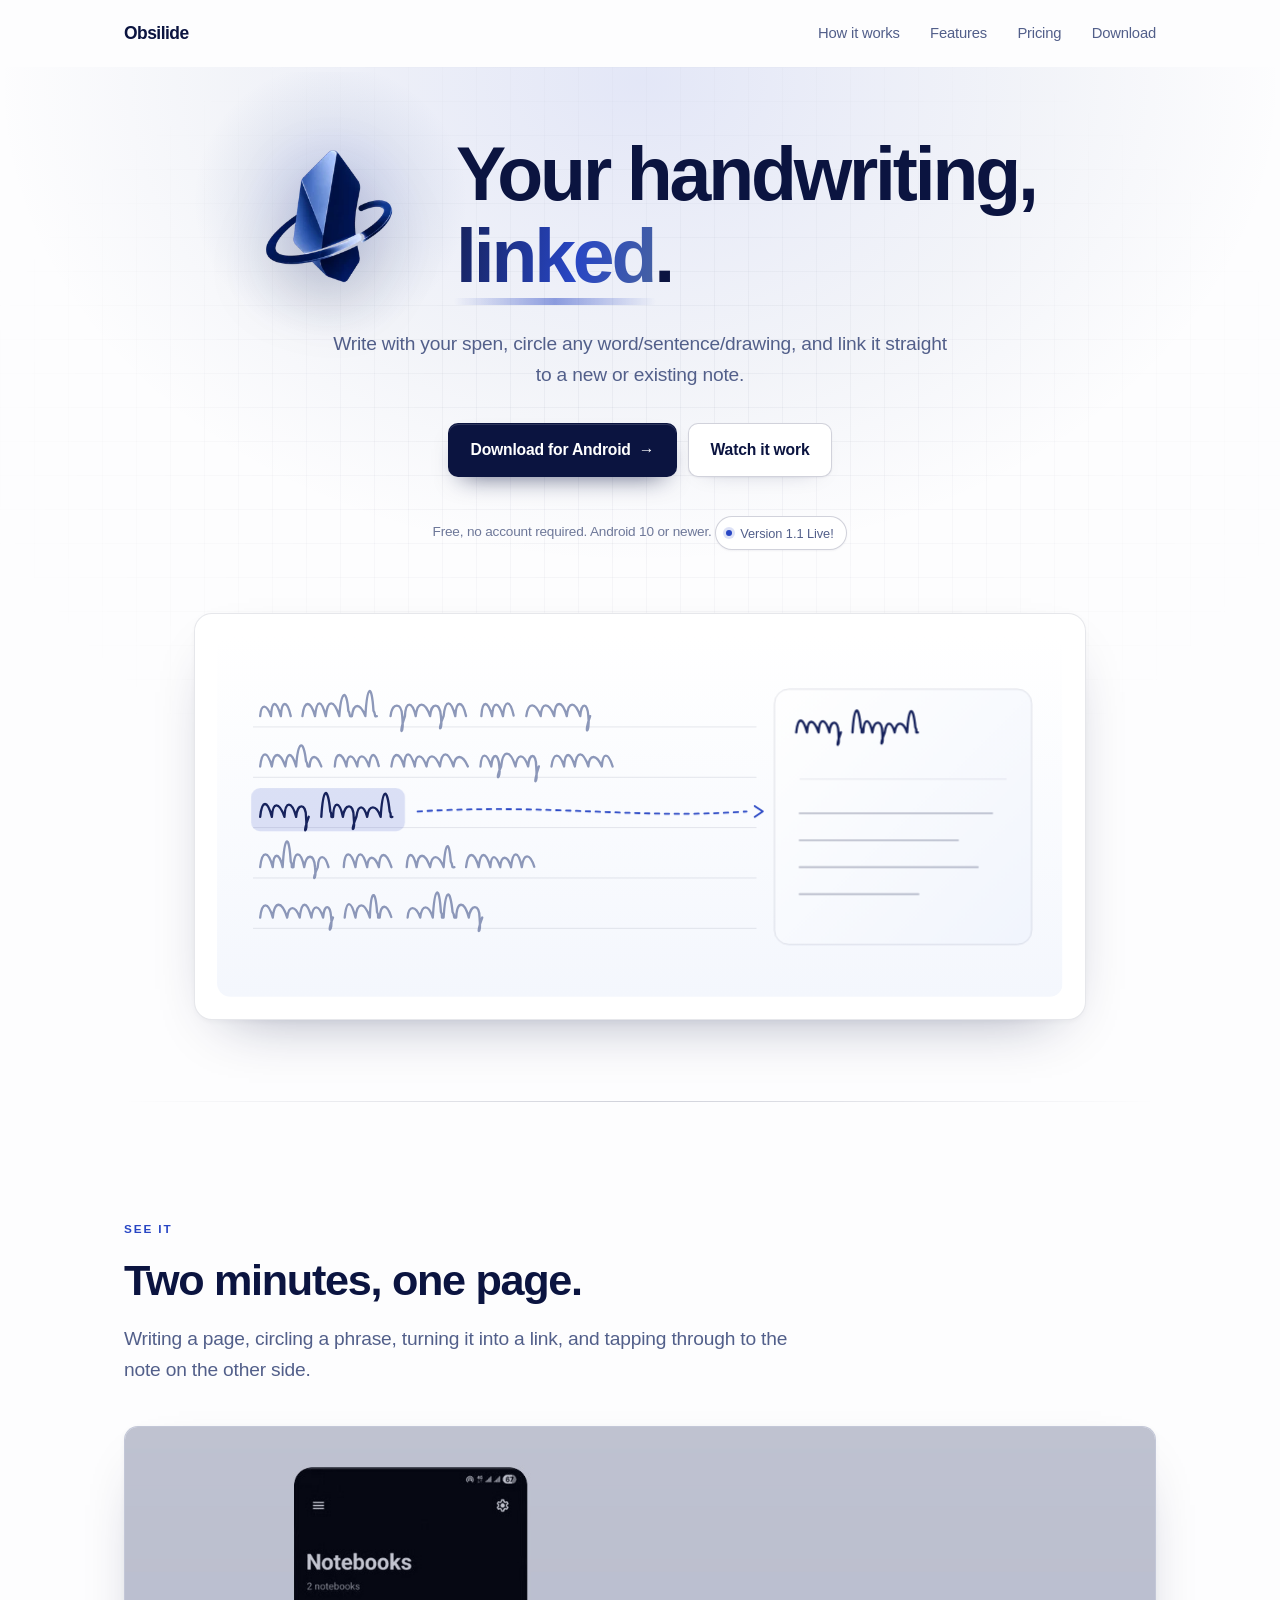
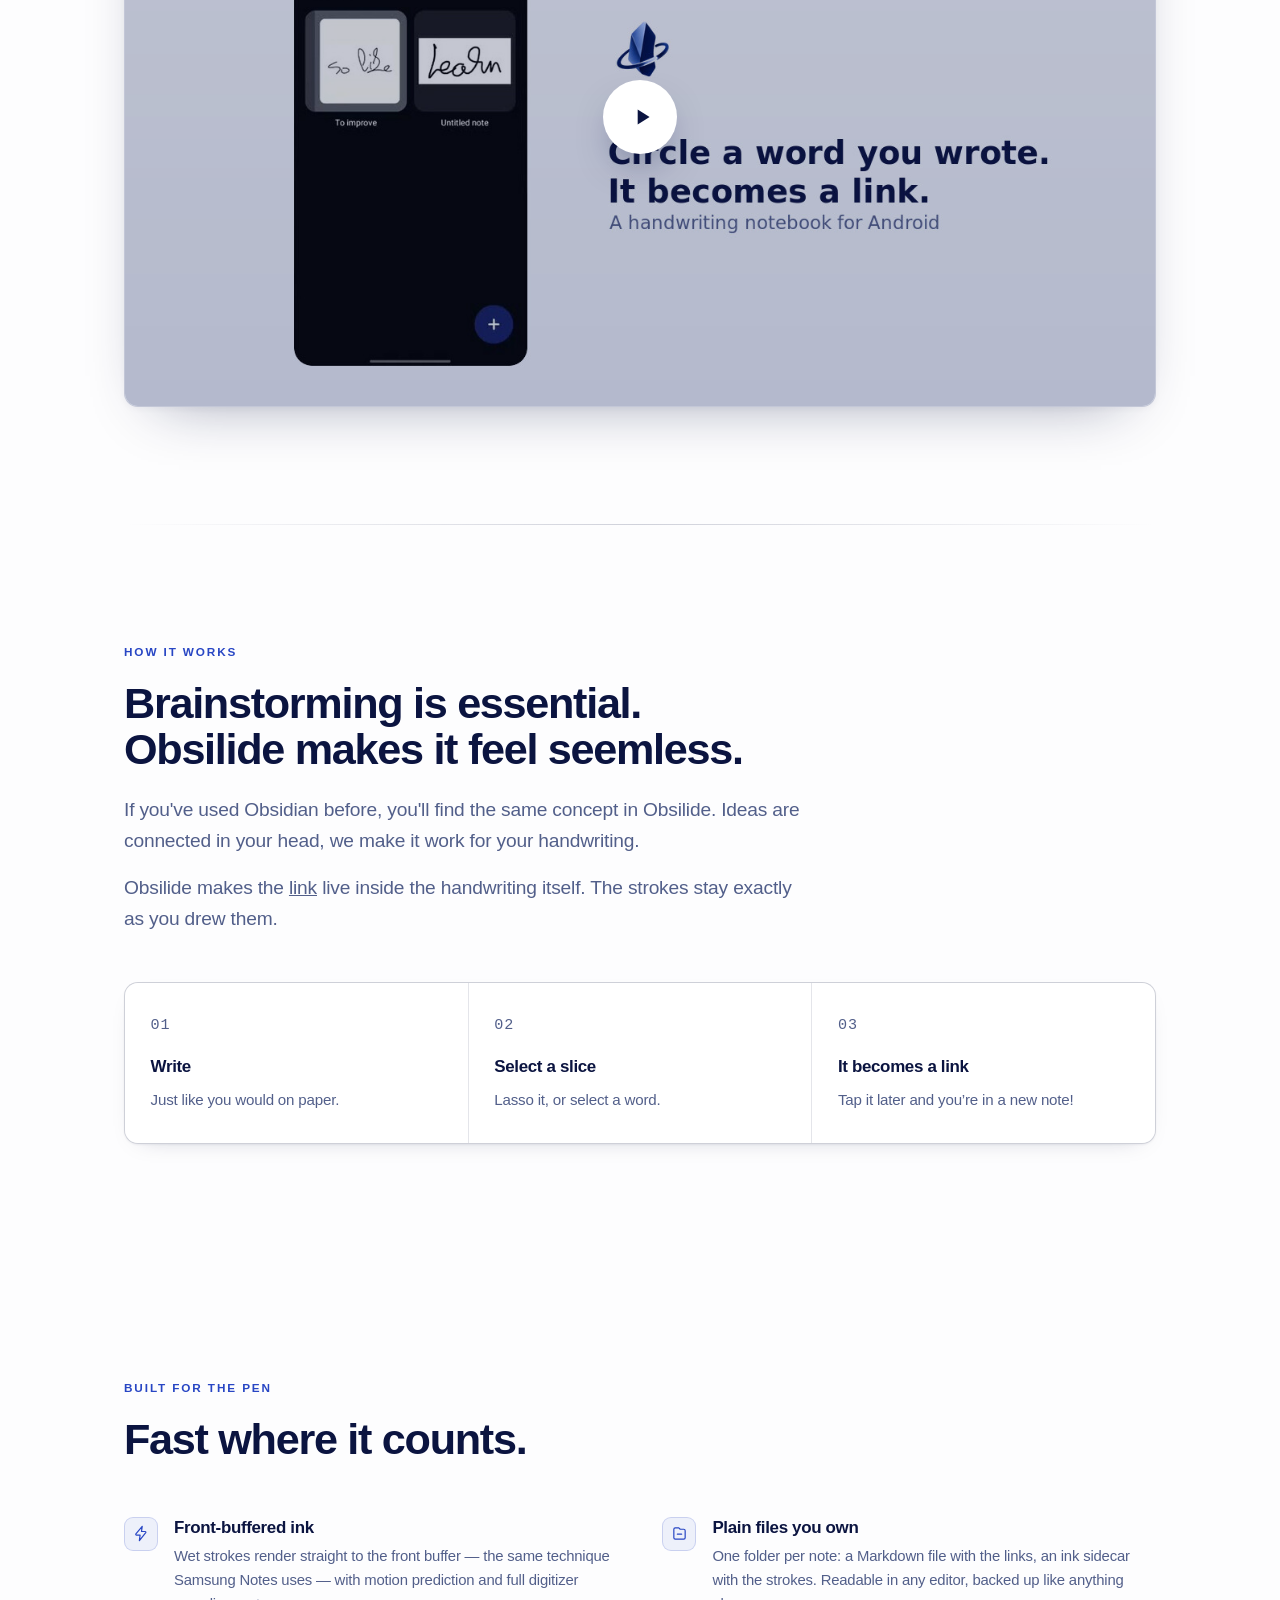
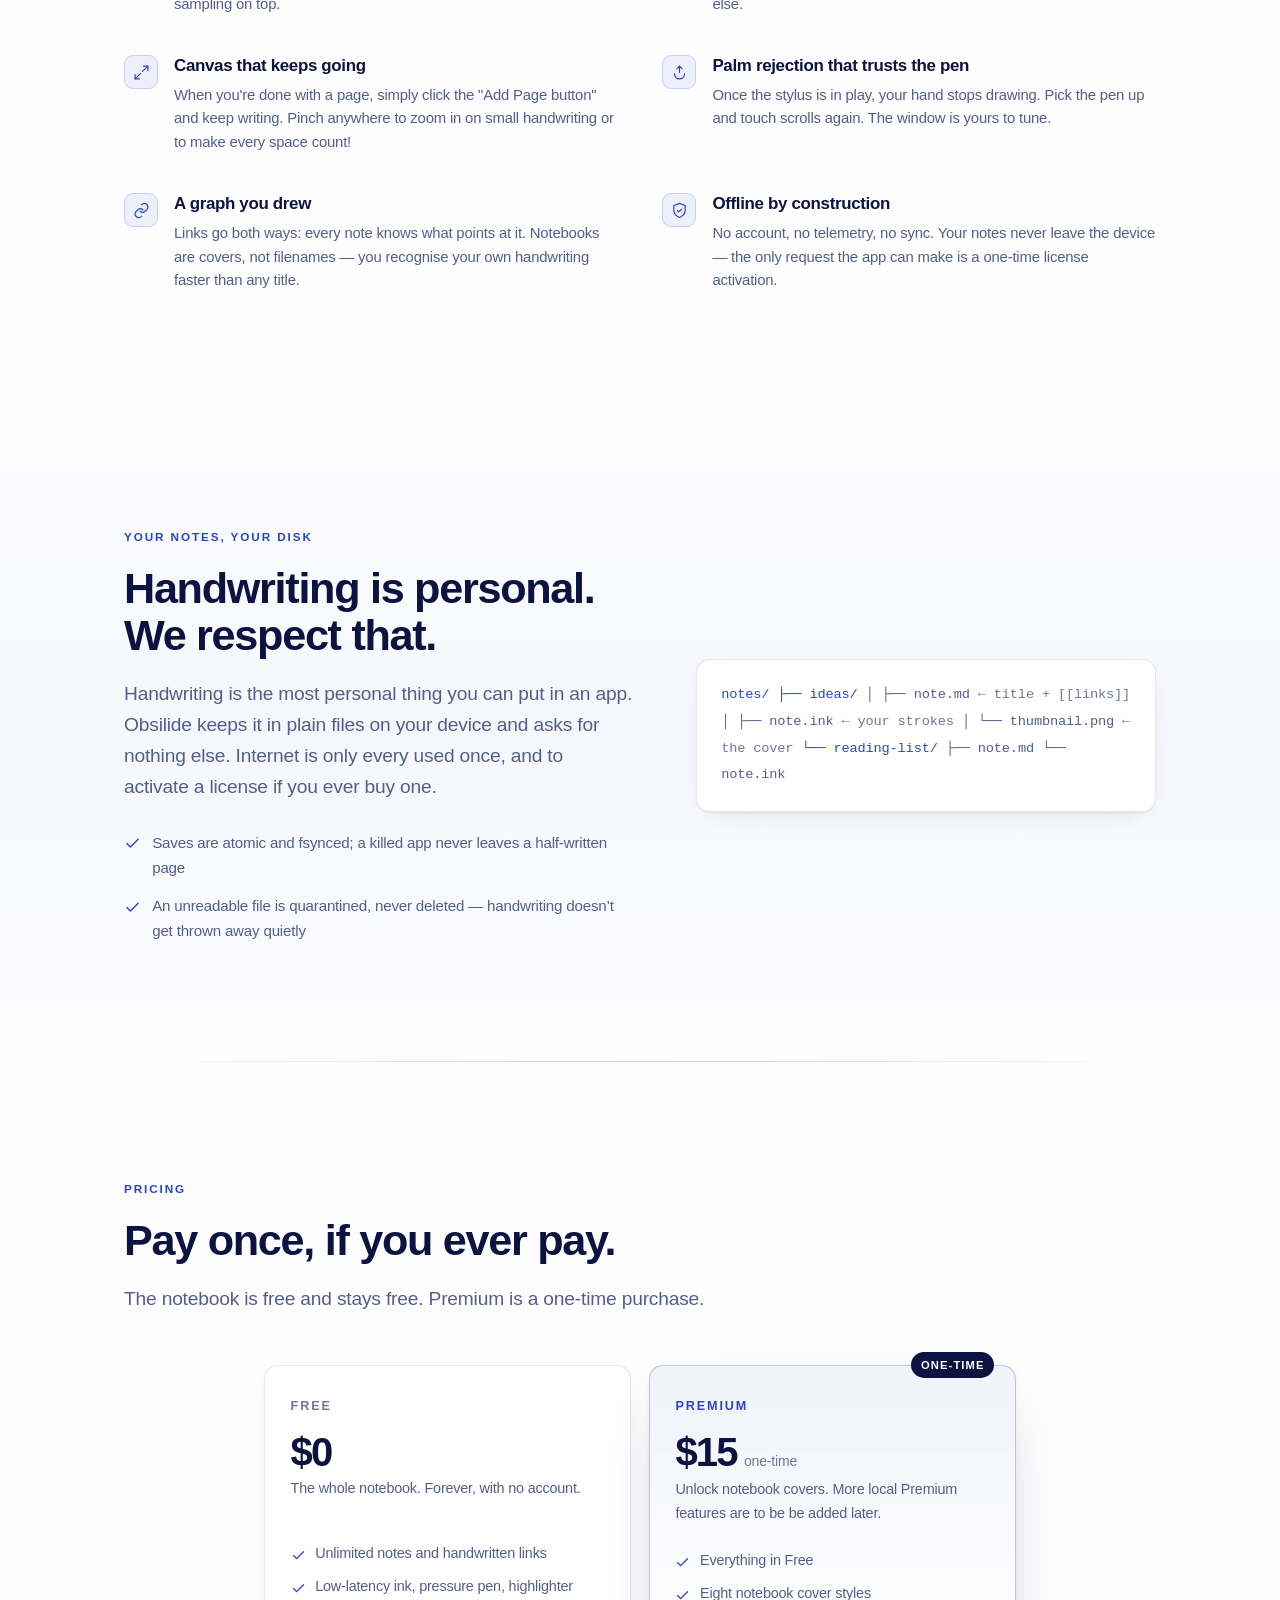
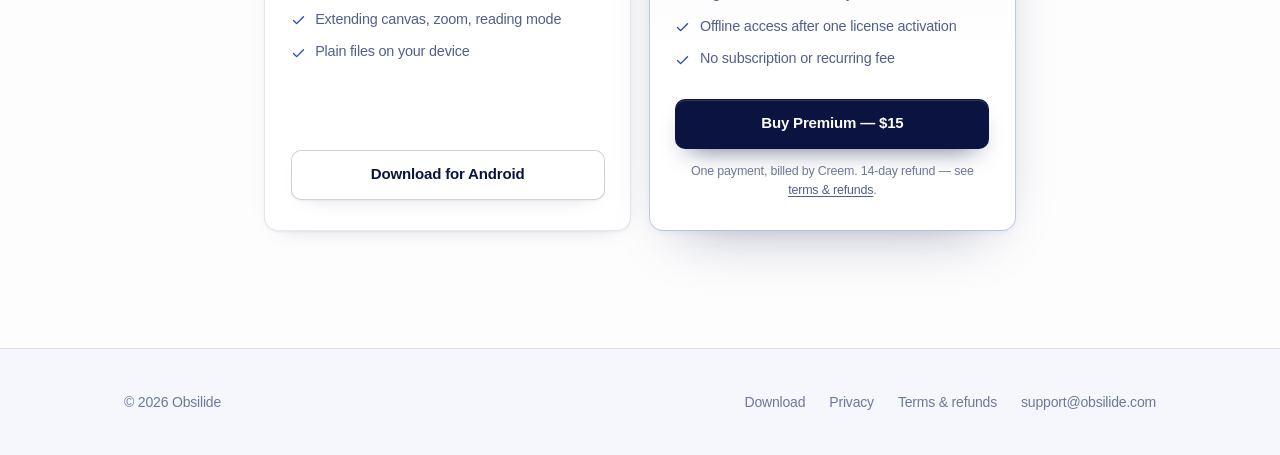
<file: index.html>
<!doctype html>
<html lang="en">
<head>
<meta charset="utf-8">
<meta name="viewport" content="width=device-width, initial-scale=1">
<title>Obsilide — handwriting that links</title>
<meta name="description" content="A handwriting-first notebook for Android. Circle a word you wrote and it becomes a link to a new note. Low-latency ink, plain files on your device, no account.">
<link rel="canonical" href="https://obsilide.com/">
<meta name="theme-color" content="#fdfdfe">
<link rel="icon" href="favicon.png" type="image/png">
<link rel="apple-touch-icon" href="apple-touch-icon.png">
<meta property="og:type" content="website">
<meta property="og:url" content="https://obsilide.com/">
<meta property="og:site_name" content="Obsilide">
<meta property="og:title" content="Obsilide — handwriting that links">
<meta property="og:description" content="Circle a word you wrote and it becomes a link to a new note. A handwriting-first notebook for Android.">
<meta property="og:image" content="https://obsilide.com/assets/og.jpg">
<meta property="og:image:type" content="image/jpeg">
<meta property="og:image:width" content="1200">
<meta property="og:image:height" content="630">
<meta name="twitter:card" content="summary_large_image">
<meta name="twitter:title" content="Obsilide — handwriting that links">
<meta name="twitter:description" content="Circle a word you wrote and it becomes a link to a new note. A handwriting-first notebook for Android.">
<meta name="twitter:image" content="https://obsilide.com/assets/og.jpg">
<style>
/* ---------- tokens ---------- */
:root{
  --paper:#fdfdfe;
  --paper-2:#f5f7fc;
  --paper-3:#edf1fa;
  --navy:#0b1440;
  --navy-2:#16225c;
  --muted:#525f8a;
  --dim:#6e7899;
  --accent:#2846c4;
  --accent-2:#3a5ce0;
  --accent-lo:#4661a2;
  --line:rgba(11,20,64,.10);
  --line-strong:rgba(11,20,64,.19);
  --shadow-sm:0 1px 2px rgba(11,20,64,.05),0 8px 24px -18px rgba(11,20,64,.35);
  --shadow-md:0 24px 60px -34px rgba(11,20,64,.45),0 2px 6px rgba(11,20,64,.04);
  --sans:"Inter",-apple-system,BlinkMacSystemFont,"Segoe UI",Roboto,"Helvetica Neue",Arial,sans-serif;
  --mono:ui-monospace,SFMono-Regular,"SF Mono",Menlo,Consolas,monospace;
  --page:1080px;
  --radius:14px;
}
*,*::before,*::after{box-sizing:border-box}
html{-webkit-text-size-adjust:100%}
body{
  margin:0;background:var(--paper);color:var(--navy);
  font-family:var(--sans);font-size:17px;line-height:1.65;
  font-weight:400;letter-spacing:-.011em;
  -webkit-font-smoothing:antialiased;-moz-osx-font-smoothing:grayscale;
  overflow-x:hidden;
}
img,svg{max-width:100%;height:auto;display:block}
a{color:inherit;text-decoration:none}
h1,h2,h3{margin:0;font-weight:600;letter-spacing:-.03em;line-height:1.08}
p{margin:0}
::selection{background:rgba(40,70,196,.16)}
:focus-visible{outline:2px solid var(--accent);outline-offset:3px;border-radius:6px}
.sr{position:absolute;width:1px;height:1px;padding:0;margin:-1px;overflow:hidden;clip:rect(0 0 0 0);white-space:nowrap;border:0}
.skip{position:absolute;left:-9999px;top:0;background:var(--navy);color:#fff;padding:.7rem 1rem;z-index:99;border-radius:8px}
.skip:focus{left:1rem;top:1rem}

/* ---------- layout ---------- */
.wrap{width:100%;max-width:var(--page);margin:0 auto;padding:0 24px}
.narrow{max-width:680px}
section{position:relative}
.band{padding:clamp(5rem,13vh,9.5rem) 0}
.rule{height:1px;background:linear-gradient(90deg,transparent,var(--line-strong),transparent)}
.eyebrow{
  font-size:.735rem;font-weight:600;letter-spacing:.16em;text-transform:uppercase;
  color:var(--accent);margin-bottom:1.15rem;
}
h2{font-size:clamp(1.85rem,4.1vw,2.7rem)}
h3{font-size:1.06rem;letter-spacing:-.02em;line-height:1.35}
.lede{color:var(--muted);font-size:clamp(1.03rem,1.7vw,1.2rem);line-height:1.62}

/* ---------- nav ---------- */
.nav{
  position:sticky;top:0;z-index:50;
  background:rgba(253,253,254,.86);
  background:color-mix(in srgb,var(--paper) 84%,transparent);
  backdrop-filter:saturate(160%) blur(14px);
  -webkit-backdrop-filter:saturate(160%) blur(14px);
  border-bottom:1px solid transparent;transition:border-color .3s ease;
}
.nav.scrolled{border-bottom-color:var(--line)}
.nav-in{display:flex;align-items:center;gap:1.5rem;height:66px}
.brand{font-weight:600;letter-spacing:-.03em;font-size:1.09rem;color:var(--navy)}
.nav-links{margin-left:auto;display:flex;align-items:center;gap:1.9rem}
.nav-links a{color:var(--muted);font-size:.925rem;transition:color .18s ease}
.nav-links a:hover{color:var(--navy)}
@media(max-width:720px){.nav-links .hide-sm{display:none}}

/* ---------- buttons ---------- */
.btn{
  display:inline-flex;align-items:center;gap:.5rem;
  font:inherit;font-size:.94rem;font-weight:550;letter-spacing:-.012em;
  padding:.72rem 1.15rem;border-radius:10px;border:1px solid transparent;
  cursor:pointer;white-space:nowrap;
  transition:transform .16s ease,background .2s ease,border-color .2s ease,box-shadow .2s ease,color .2s ease;
}
.btn:active{transform:translateY(1px)}
.btn-primary{
  background:var(--navy);color:#fff;
  box-shadow:0 1px 0 rgba(255,255,255,.14) inset,0 12px 26px -14px rgba(11,20,64,.75);
}
.btn-primary:hover{background:var(--accent);box-shadow:0 1px 0 rgba(255,255,255,.18) inset,0 16px 34px -14px rgba(40,70,196,.7)}
.btn-ghost{background:#fff;border-color:var(--line-strong);color:var(--navy);box-shadow:var(--shadow-sm)}
.btn-ghost:hover{border-color:rgba(11,20,64,.34);background:var(--paper-2)}
.btn .arw{transition:transform .2s ease}
.btn:hover .arw{transform:translateX(3px)}

/* ---------- hero ---------- */
.hero{padding:clamp(2.6rem,7vh,5rem) 0 clamp(4rem,9vh,7rem);overflow:hidden}
.hero::before{
  content:"";position:absolute;inset:-30% 0 auto 50%;translate:-50% 0;
  width:min(1300px,150vw);aspect-ratio:1.6/1;pointer-events:none;
  background:radial-gradient(ellipse at 50% 40%,rgba(40,70,196,.12),rgba(70,97,162,.06) 44%,transparent 70%);
}
.hero::after{
  content:"";position:absolute;inset:0;pointer-events:none;opacity:.75;
  background:
    linear-gradient(rgba(11,20,64,.055) 1px,transparent 1px) 0 0/100% 34px,
    linear-gradient(90deg,rgba(11,20,64,.055) 1px,transparent 1px) 0 0/34px 100%;
  mask-image:radial-gradient(ellipse 78% 62% at 50% 34%,#000 12%,transparent 72%);
  -webkit-mask-image:radial-gradient(ellipse 78% 62% at 50% 34%,#000 12%,transparent 72%);
}
.hero-in{position:relative;z-index:1;text-align:center}

/* the mark and the headline, shoulder to shoulder */
.hero-head{
  display:flex;align-items:center;justify-content:center;
  gap:clamp(.9rem,3.1vw,2.5rem);
}
.hero-head h1{text-align:left;flex:0 1 auto}
.hero-mark{position:relative;flex:none;line-height:0}
.hero-mark::before{
  content:"";position:absolute;inset:-34% -30% -22%;pointer-events:none;
  background:radial-gradient(circle at 50% 48%,rgba(40,70,196,.17),rgba(70,97,162,.07) 45%,transparent 70%);
}
.hero-mark img{
  position:relative;width:clamp(96px,15vw,172px);height:auto;
  filter:drop-shadow(0 20px 32px rgba(11,20,64,.24));
  animation:
    rise .9s cubic-bezier(.2,.7,.3,1) both,
    float 4.5s ease-in-out .9s infinite;
}
@keyframes rise{from{opacity:0;transform:translateY(14px) scale(.965)}to{opacity:1;transform:none}}
@keyframes float{0%,100%{transform:translateY(0)}50%{transform:translateY(-7px)}}

.hero-cta{
  display:flex;flex-wrap:wrap;justify-content:center;gap:.7rem;
  margin:2rem 0 0;
}
.hero-cta .btn{padding:.82rem 1.35rem;font-size:.98rem}
.hero-note{margin:.95rem 0 0;font-size:.85rem;color:var(--dim)}

/* ---------- demo ---------- */
.demo-frame{
  position:relative;width:100%;aspect-ratio:16/9;margin-top:2.6rem;
  border:1px solid var(--line-strong);border-radius:var(--radius);
  background:var(--paper-3);box-shadow:var(--shadow-md);
  overflow:hidden;
}
.demo-frame img,.demo-frame iframe{
  position:absolute;inset:0;width:100%;height:100%;border:0;display:block;
}
.demo-frame img{object-fit:cover}
.demo-play{
  position:absolute;inset:0;display:flex;align-items:center;justify-content:center;
  width:100%;height:100%;padding:0;border:0;background:rgba(11,20,64,.24);
  cursor:pointer;transition:background .2s ease;
}
.demo-play:hover{background:rgba(11,20,64,.34)}
.demo-play span{
  display:flex;align-items:center;justify-content:center;
  width:74px;height:74px;border-radius:50%;
  background:#fff;color:var(--navy);
  box-shadow:0 18px 40px -18px rgba(11,20,64,.7);
  transition:transform .18s ease;
}
.demo-play:hover span{transform:scale(1.07)}
.demo-play svg{width:26px;height:26px;margin-left:4px;fill:currentColor}

.pill{
  display:inline-flex;align-items:center;gap:.5rem;
  padding:.36rem .8rem .36rem .62rem;margin:1.5rem 0 0;
  border:1px solid var(--line-strong);border-radius:999px;
  background:#fff;font-size:.8rem;color:var(--muted);letter-spacing:-.005em;
  box-shadow:var(--shadow-sm);
}
.dot{width:6px;height:6px;border-radius:50%;background:var(--accent);box-shadow:0 0 0 3px rgba(40,70,196,.16)}
h1{font-size:clamp(2.5rem,7.4vw,4.7rem);letter-spacing:-.042em}
h1 .hand{
  position:relative;white-space:nowrap;
  background:linear-gradient(100deg,#16225c,#2846c4 60%,#4661a2);
  -webkit-background-clip:text;background-clip:text;color:transparent;
}
h1 .hand::after{
  content:"";position:absolute;left:-1%;right:-1%;bottom:-.1em;height:.09em;border-radius:99px;
  background:linear-gradient(90deg,transparent,var(--accent),transparent);opacity:.5;
}
.hero .lede{margin:clamp(1.4rem,3vh,2rem) auto 0;max-width:39rem}
@media(max-width:760px){
  .hero-head{flex-direction:column;gap:clamp(1.1rem,3vh,1.7rem)}
  .hero-head h1{text-align:center}
}

/* ---------- hero art ---------- */
.art{position:relative;z-index:1;margin:clamp(3rem,7vh,5rem) auto 0;max-width:940px}
.art-frame{
  border:1px solid var(--line);border-radius:calc(var(--radius) + 4px);
  background:#fff;padding:clamp(.75rem,2vw,1.4rem);
  box-shadow:var(--shadow-md);
}
.art-frame svg{width:100%;height:auto;border-radius:var(--radius);display:block}
.ink-line{fill:none;stroke:#16225c;stroke-width:2.6;stroke-linecap:round;stroke-linejoin:round}
.ink-dim{stroke:#7a86ad;opacity:.85}
.hl{fill:#2846c4;fill-opacity:.15;stroke:none}
.draw{stroke-dasharray:var(--len);stroke-dashoffset:var(--len);animation:draw 1.15s cubic-bezier(.65,0,.35,1) forwards}
.fade{opacity:0;animation:fade .7s ease forwards}
@keyframes draw{to{stroke-dashoffset:0}}
@keyframes fade{to{opacity:1}}
@media(prefers-reduced-motion:reduce){
  .draw{animation:none;stroke-dashoffset:0}
  .fade{animation:none;opacity:1}
  .hero-mark img{animation:none}
}

/* ---------- steps ---------- */
.steps{display:grid;gap:1px;background:var(--line);border:1px solid var(--line);border-radius:var(--radius);overflow:hidden;margin-top:3rem;box-shadow:var(--shadow-sm)}
@media(min-width:780px){.steps{grid-template-columns:repeat(3,1fr)}}
.step{background:#fff;padding:1.9rem 1.6rem}
.step-n{font-family:var(--mono);font-size:.78rem;color:var(--accent);letter-spacing:.06em;margin-bottom:1.1rem}
.step h3{margin-bottom:.55rem}
.step p{color:var(--muted);font-size:.945rem}

/* ---------- features ---------- */
.feats{display:grid;gap:2.4rem 2.8rem;margin-top:3.4rem}
@media(min-width:700px){.feats{grid-template-columns:1fr 1fr}}
.feat{display:flex;gap:1rem}
.feat .ic{
  flex:none;width:34px;height:34px;border-radius:9px;display:grid;place-items:center;
  border:1px solid rgba(40,70,196,.18);background:rgba(40,70,196,.07);color:var(--accent);
}
.feat .ic svg{width:17px;height:17px;stroke:currentColor;fill:none;stroke-width:1.7;stroke-linecap:round;stroke-linejoin:round}
.feat h3{margin-bottom:.35rem}
.feat p{color:var(--muted);font-size:.93rem;line-height:1.6}

/* ---------- own / files ---------- */
.own{background:linear-gradient(180deg,transparent,var(--paper-2),transparent)}
.own-grid{display:grid;gap:2.6rem;align-items:center}
@media(min-width:860px){.own-grid{grid-template-columns:1.05fr .95fr;gap:4rem}}
.tree{
  font-family:var(--mono);font-size:.855rem;line-height:1.95;color:var(--muted);
  border:1px solid var(--line);border-radius:var(--radius);background:#fff;
  padding:1.4rem 1.5rem;overflow-x:auto;box-shadow:var(--shadow-sm);
}
.tree .d{color:var(--accent);font-weight:500}
.tree .c{color:var(--dim)}
.claims{list-style:none;padding:0;margin:1.8rem 0 0;display:grid;gap:.85rem}
.claims li{display:flex;gap:.7rem;color:var(--muted);font-size:.945rem}
.claims svg{flex:none;width:17px;height:17px;margin-top:.28rem;stroke:var(--accent);fill:none;stroke-width:2;stroke-linecap:round;stroke-linejoin:round}
.claims code{font-family:var(--mono);font-size:.86em;color:var(--accent);background:rgba(40,70,196,.07);padding:.1em .4em;border-radius:5px}

/* ---------- pricing ---------- */
.tiers{display:grid;gap:1.1rem;margin:3.2rem auto 0;align-items:start;max-width:47rem}
@media(min-width:820px){.tiers{grid-template-columns:1fr 1fr}}
/* Uncomment a third .tier and the row widens to full page width on its own —
   no CSS edit needed. Falls back to the two-column grid without :has(). */
.tiers:has(.tier:nth-child(3)){max-width:none}
@media(min-width:900px){.tiers:has(.tier:nth-child(3)){grid-template-columns:repeat(3,1fr)}}
.tier{
  position:relative;border:1px solid var(--line);border-radius:var(--radius);
  background:#fff;padding:1.9rem 1.6rem;display:flex;flex-direction:column;height:100%;
  box-shadow:var(--shadow-sm);
}
.tier.lift{
  border-color:rgba(40,70,196,.3);
  background:linear-gradient(180deg,rgba(40,70,196,.055),#fff 62%);
  box-shadow:var(--shadow-md);
}
.tier-tag{
  position:absolute;top:-1px;right:1.3rem;transform:translateY(-50%);
  font-size:.7rem;font-weight:600;letter-spacing:.1em;text-transform:uppercase;
  background:var(--navy);color:#fff;padding:.24rem .6rem;border-radius:999px;
}
.tier-name{font-size:.79rem;font-weight:600;letter-spacing:.15em;text-transform:uppercase;color:var(--dim)}
.tier.lift .tier-name{color:var(--accent)}
.price{display:flex;align-items:baseline;gap:.45rem;margin:.95rem 0 .3rem}
.price b{font-size:2.5rem;font-weight:600;letter-spacing:-.045em;line-height:1}
.price span{font-size:.88rem;color:var(--dim)}
.tier-sub{color:var(--muted);font-size:.9rem;min-height:2.9em}
.tier ul{list-style:none;padding:0;margin:1.5rem 0 1.8rem;display:grid;gap:.7rem}
.tier li{display:flex;gap:.6rem;font-size:.9rem;color:var(--muted);line-height:1.5}
.tier li svg{flex:none;width:15px;height:15px;margin-top:.3rem;stroke:var(--accent);fill:none;stroke-width:2.2;stroke-linecap:round;stroke-linejoin:round}
.tier .btn{margin-top:auto;justify-content:center;width:100%}
.tier-fine{margin-top:.85rem;font-size:.78rem;color:var(--dim);line-height:1.5;text-align:center}
.tier-fine a{color:var(--muted);text-decoration:underline;text-underline-offset:2px}
.soon{
  display:inline-block;margin-left:.35rem;font-size:.68rem;font-weight:600;letter-spacing:.05em;
  text-transform:uppercase;color:var(--dim);border:1px solid var(--line-strong);
  border-radius:999px;padding:.05rem .42rem;white-space:nowrap;vertical-align:1px;
}
.fine{margin-top:2rem;font-size:.85rem;color:var(--dim);max-width:44rem}
.fine b{color:var(--muted);font-weight:550}

/* ---------- footer ---------- */
footer{border-top:1px solid var(--line);padding:2.6rem 0;color:var(--dim);font-size:.875rem;background:var(--paper-2)}
.foot{display:flex;flex-wrap:wrap;gap:1rem 1.8rem;align-items:center}
.foot nav{margin-left:auto;display:flex;gap:1.5rem;flex-wrap:wrap}
.foot a:hover{color:var(--navy)}

/* reveal */
.rv{opacity:0;transform:translateY(14px);transition:opacity .7s ease,transform .7s cubic-bezier(.2,.7,.3,1)}
.rv.in{opacity:1;transform:none}
@media(prefers-reduced-motion:reduce){.rv{opacity:1;transform:none;transition:none}}
</style>
</head>
<body>
<a class="skip" href="#main">Skip to content</a>

<header class="nav" id="nav">
  <div class="wrap nav-in">
    <a class="brand" href="/">Obsilide</a>
    <div class="nav-links">
      <a class="hide-sm" href="#how">How it works</a>
      <a class="hide-sm" href="#features">Features</a>
      <a href="#pricing">Pricing</a>
      <a href="download/">Download</a>
    </div>
  </div>
</header>

<main id="main">

  <!-- ============ HERO ============ -->
  <section class="hero">
    <div class="wrap hero-in">
      <div class="hero-head">
        <div class="hero-mark">
          <picture>
            <source type="image/webp"
                    srcset="assets/logo-138.webp 138w, assets/logo-276.webp 276w, assets/logo-414.webp 414w"
                    sizes="(max-width:760px) 128px, 172px">
            <img src="assets/logo-276.png"
                 srcset="assets/logo-138.png 138w, assets/logo-276.png 276w, assets/logo-414.png 414w"
                 sizes="(max-width:760px) 128px, 172px"
                 width="414" height="413" alt="" fetchpriority="high" decoding="async">
          </picture>
        </div>
        <h1>Your handwriting,<br><span class="hand">linked</span>.</h1>
      </div>

      <p class="lede">Write with your spen, circle any
        word/sentence/drawing, and link it straight to a new or existing note. </p>

      <div class="hero-cta">
        <a class="btn btn-primary" href="download/">Download for Android<span class="arw" aria-hidden="true">&#8594;</span></a>
        <a class="btn btn-ghost" href="#demo" data-demo-link>Watch it work</a>
      </div>
      <p class="hero-note">Free, no account required. Android 10 or newer.

      <span class="pill"><span class="dot" aria-hidden="true"></span>Version 1.1 Live!</span>
      </p>

    </div>

    <!-- illustration, not a screenshot -->
    <div class="wrap art">
      <div class="art-frame">
        <svg viewBox="0 0 940 400" role="img" aria-label="Illustration: a page of handwriting where one highlighted phrase links to a second note whose cover is that same handwriting.">
          <defs>
            <linearGradient id="pg" x1="0" y1="0" x2="0" y2="1">
              <stop offset="0" stop-color="#ffffff"/><stop offset="1" stop-color="#f4f7fd"/>
            </linearGradient>
            <linearGradient id="cardg" x1="0" y1="0" x2="1" y2="1">
              <stop offset="0" stop-color="#ffffff"/><stop offset="1" stop-color="#f1f5fd"/>
            </linearGradient>
          </defs>

          <rect x="0" y="0" width="940" height="400" rx="12" fill="url(#pg)"/>
          <g stroke="#0b1440" stroke-opacity=".11" stroke-width="1">
            <path d="M40 100h560M40 156h560M40 212h560M40 268h560M40 324h560"/>
          </g>

          <!-- ordinary handwriting -->
          <g>
            <path class="ink-line ink-dim draw" style="--len:87;animation-delay:0.05s" d="M48 88 C49 74 55 74 60 88 C61 70 66 70 71 88 C72 70 78 70 82 88"/>
            <path class="ink-line ink-dim draw" style="--len:237;animation-delay:0.18s" d="M95 88 C97 70 104 70 109 88 C111 69 116 69 121 88 C123 69 130 69 136 88 C138 60 144 56 146 82 C149 86 146 89 150 88 C152 73 159 73 165 88 C167 54 172 50 174 82 C177 86 174 89 178 88"/>
            <path class="ink-line ink-dim draw" style="--len:243;animation-delay:0.31s" d="M193 88 C195 73 205 72 206 88 C208 109 201 111 209 88 C210 71 217 71 221 88 C223 71 231 71 237 88 C238 73 248 72 249 88 C251 105 244 107 252 88 C254 69 260 69 265 88 C266 70 273 70 277 88"/>
            <path class="ink-line ink-dim draw" style="--len:92;animation-delay:0.44s" d="M294 88 C295 70 301 70 306 88 C307 71 313 71 318 88 C320 69 326 69 330 88"/>
            <path class="ink-line ink-dim draw" style="--len:183;animation-delay:0.57s" d="M344 88 C346 72 354 72 360 88 C361 72 369 72 375 88 C376 70 384 70 389 88 C391 71 398 71 404 88 C405 73 412 72 413 88 C415 108 407 110 415 88"/>
            <path class="ink-line ink-dim draw" style="--len:173;animation-delay:0.21s" d="M48 144 C50 126 56 126 61 144 C63 127 70 127 76 144 C78 127 83 127 88 144 C90 116 96 112 99 138 C102 142 99 145 103 144 C104 130 111 130 116 144"/>
            <path class="ink-line ink-dim draw" style="--len:113;animation-delay:0.34s" d="M131 144 C132 127 139 127 144 144 C145 129 151 129 156 144 C157 129 164 129 169 144 C171 127 176 127 180 144"/>
            <path class="ink-line ink-dim draw" style="--len:178;animation-delay:0.47s" d="M194 144 C196 127 203 127 208 144 C209 126 215 126 220 144 C221 129 228 129 233 144 C235 129 242 129 248 144 C250 126 257 126 263 144 C265 130 273 130 279 144"/>
            <path class="ink-line ink-dim draw" style="--len:203;animation-delay:0.60s" d="M293 144 C294 128 300 128 305 144 C306 129 313 128 314 144 C316 159 308 161 316 144 C318 125 326 125 332 144 C334 129 341 129 346 144 C347 129 355 128 355 144 C357 165 350 167 358 144"/>
            <path class="ink-line ink-dim draw" style="--len:147;animation-delay:0.73s" d="M372 144 C374 128 381 128 386 144 C387 127 393 127 398 144 C400 126 407 126 413 144 C414 130 422 130 428 144 C429 128 435 128 440 144"/>
            <path class="ink-line ink-dim draw" style="--len:235;animation-delay:0.37s" d="M48 256 C50 237 57 237 62 256 C63 239 69 239 73 256 C75 221 80 217 82 250 C85 254 81 257 85 256 C86 237 93 237 97 256 C99 241 108 240 109 256 C111 271 104 273 112 256 C113 241 120 241 124 256"/>
            <path class="ink-line ink-dim draw" style="--len:125;animation-delay:0.50s" d="M141 256 C142 237 149 237 154 256 C156 237 162 237 167 256 C168 242 175 242 180 256 C181 238 188 238 194 256"/>
            <path class="ink-line ink-dim draw" style="--len:142;animation-delay:0.63s" d="M211 256 C212 238 218 238 222 256 C224 239 231 239 237 256 C239 241 246 241 252 256 C254 228 258 224 260 250 C263 254 260 257 264 256"/>
            <path class="ink-line ink-dim draw" style="--len:176;animation-delay:0.76s" d="M277 256 C279 238 286 238 291 256 C293 238 299 238 304 256 C305 241 310 241 315 256 C316 242 323 242 327 256 C329 237 335 237 339 256 C341 240 348 240 353 256"/>
            <path class="ink-line ink-dim draw" style="--len:210;animation-delay:0.53s" d="M48 312 C50 294 57 294 62 312 C64 293 72 293 78 312 C80 298 87 298 92 312 C94 293 100 293 105 312 C107 297 113 297 118 312 C119 297 126 296 127 312 C129 329 121 331 129 312"/>
            <path class="ink-line ink-dim draw" style="--len:148;animation-delay:0.66s" d="M142 312 C144 292 149 292 154 312 C156 294 164 294 170 312 C171 282 176 278 178 306 C181 310 177 313 181 312 C182 296 189 296 194 312"/>
            <path class="ink-line ink-dim draw" style="--len:264;animation-delay:0.79s" d="M212 312 C213 298 221 298 226 312 C228 297 235 297 240 312 C242 278 247 274 249 306 C252 310 248 313 252 312 C254 281 259 277 262 306 C265 310 262 313 266 312 C267 293 275 293 280 312 C282 297 292 296 292 312 C294 331 287 333 295 312"/>
          </g>

          <!-- the linked slice: highlight behind, brighter ink on top -->
          <rect class="hl fade" style="animation-delay:1.25s" x="38" y="168" width="171" height="48" rx="10"/>
          <g>
            <path class="ink-line draw" style="--len:154;animation-delay:0.42s" d="M48 200 C50 181 56 181 61 200 C62 183 69 183 75 200 C76 182 83 182 88 200 C89 185 99 184 99 200 C101 219 94 221 102 200"/>
            <path class="ink-line draw" style="--len:253;animation-delay:0.60s" d="M116 200 C118 168 123 164 126 194 C129 198 125 201 129 200 C130 182 136 182 140 200 C142 185 152 184 152 200 C154 217 147 219 155 200 C157 186 163 186 167 200 C169 186 177 186 182 200 C184 169 189 165 192 194 C195 198 191 201 195 200"/>
          </g>

          <!-- link -->
          <g class="fade" style="animation-delay:1.6s">
            <path d="M223 194c150-9 244 9 366 0" fill="none" stroke="#2846c4" stroke-width="2"
                  stroke-linecap="round" stroke-dasharray="5 6"/>
            <path d="M598 188l9 6-9 6" fill="none" stroke="#2846c4" stroke-width="2"
                  stroke-linecap="round" stroke-linejoin="round"/>
          </g>

          <!-- the note it points at: its cover IS that handwriting -->
          <g class="fade" style="animation-delay:1.82s">
            <rect x="620" y="58" width="286" height="284" rx="16" fill="url(#cardg)"
                  stroke="#0b1440" stroke-opacity=".14"/>
            <g transform="translate(600 -78) scale(.92)">
              <g class="ink-line" transform="translate(0 0)">
                <path d="M48 200 C50 181 56 181 61 200 C62 183 69 183 75 200 C76 182 83 182 88 200 C89 185 99 184 99 200 C101 219 94 221 102 200 M116 200 C118 168 123 164 126 194 C129 198 125 201 129 200 C130 182 136 182 140 200 C142 185 152 184 152 200 C154 217 147 219 155 200 C157 186 163 186 167 200 C169 186 177 186 182 200 C184 169 189 165 192 194 C195 198 191 201 195 200" fill="none" stroke="#16225c" stroke-width="2.8"
                      stroke-linecap="round" stroke-linejoin="round"/>
              </g>
            </g>
            <path d="M648 158h230" stroke="#0b1440" stroke-opacity=".10" stroke-width="1"/>
            <g stroke="#0b1440" stroke-opacity=".22" stroke-width="2.4" stroke-linecap="round">
              <path d="M648 196h214M648 226h176M648 256h198M648 286h132"/>
            </g>
          </g>
        </svg>
      </div>
    </div>
  </section>

  <div class="wrap"><div class="rule"></div></div>

  <!-- ============ DEMO ============ -->
  <section class="band" id="demo">
    <div class="wrap">
      <div class="narrow rv">
        <p class="eyebrow">See it</p>
        <h2>Two minutes, one page.</h2>
        <p class="lede" style="margin-top:1.2rem">Writing a page, circling a phrase, turning it
          into a link, and tapping through to the note on the other side.</p>
      </div>

      <div class="rv">
        <div class="demo-frame" id="demo-frame" data-video="rrtxxJ2DYSs">
          <img src="assets/demo-poster.jpg" width="1280" height="720" loading="lazy" decoding="async"
               alt="Obsilide on an Android tablet: a handwritten page with one circled phrase highlighted as a link.">
          <button class="demo-play" type="button" id="demo-play" aria-label="Play the Obsilide demo video">
            <span aria-hidden="true"><svg viewBox="0 0 24 24"><path d="M8 5v14l11-7z"/></svg></span>
          </button>
        </div>
      </div>
    </div>
  </section>

  <div class="wrap"><div class="rule"></div></div>

  <!-- ============ HOW ============ -->
  <section class="band" id="how">
    <div class="wrap">
      <div class="narrow rv">
        <p class="eyebrow">How it works</p>
        <h2>Brainstorming is essential.<br>Obsilide makes it feel seemless.</h2>
        <p class="lede" style="margin-top:1.3rem">If you've  used Obsidian before, you'll find the same concept in Obsilide.
          Ideas are connected in your head, we make it work for your handwriting.
        </p>
        <p class="lede" style="margin-top:1rem">Obsilide makes the <u>link</u> live inside the handwriting itself. The strokes stay exactly as you drew them.</p>
      </div>

      <div class="steps rv">
        <div class="step">
          <p class="step-n">01</p>
          <h3>Write</h3>
          <p>Just like you would on paper.</p>
        </div>
        <div class="step">
          <p class="step-n">02</p>
          <h3>Select a slice</h3>
          <p>Lasso it, or select a word.</p>
        </div>
        <div class="step">
          <p class="step-n">03</p>
          <h3>It becomes a link</h3>
          <p>Tap it later and you’re in a new note! </p>
        </div>
      </div>
    </div>
  </section>

  <!-- ============ FEATURES ============ -->
  <section class="band" id="features">
    <div class="wrap">
      <div class="narrow rv">
        <p class="eyebrow">Built for the pen</p>
        <h2>Fast where it counts.</h2>
      </div>
      <div class="feats rv">
        <div class="feat">
          <span class="ic" aria-hidden="true"><svg viewBox="0 0 24 24"><path d="M13 2L4.1 12.6a1 1 0 00.8 1.6H10l-1 7.8 9-11.2a1 1 0 00-.8-1.6H12l1-7.2z"/></svg></span>
          <div>
            <h3>Front-buffered ink</h3>
            <p>Wet strokes render straight to the front buffer — the same technique Samsung Notes uses — with motion prediction and full digitizer sampling on top.</p>
          </div>
        </div>
        <div class="feat">
          <span class="ic" aria-hidden="true"><svg viewBox="0 0 24 24"><path d="M4 6a2 2 0 012-2h5l2 2h5a2 2 0 012 2v10a2 2 0 01-2 2H6a2 2 0 01-2-2V6z"/><path d="M9 13h6"/></svg></span>
          <div>
            <h3>Plain files you own</h3>
            <p>One folder per note: a Markdown file with the links, an ink sidecar with the strokes. Readable in any editor, backed up like anything else.</p>
          </div>
        </div>
        <div class="feat">
          <span class="ic" aria-hidden="true"><svg viewBox="0 0 24 24"><path d="M15 3h6v6"/><path d="M9 21H3v-6"/><path d="M21 3l-7.5 7.5"/><path d="M3 21l7.5-7.5"/></svg></span>
          <div>
            <h3>Canvas that keeps going</h3>
            <p>When you're done with a page, simply click the "Add Page button" and keep writing. Pinch anywhere to zoom in on small handwriting or to make every space count!</p>
          </div>
        </div>
        <div class="feat">
          <span class="ic" aria-hidden="true"><svg viewBox="0 0 24 24"><path d="M12 3v9"/><path d="M8.5 6.5L12 3l3.5 3.5"/><path d="M5 14c0 4 3 7 7 7s7-3 7-7"/></svg></span>
          <div>
            <h3>Palm rejection that trusts the pen</h3>
            <p>Once the stylus is in play, your hand stops drawing. Pick the pen up and touch scrolls again. The window is yours to tune.</p>
          </div>
        </div>
        <div class="feat">
          <span class="ic" aria-hidden="true"><svg viewBox="0 0 24 24"><path d="M10 13a5 5 0 007 0l3-3a5 5 0 00-7-7l-1 1"/><path d="M14 11a5 5 0 00-7 0l-3 3a5 5 0 007 7l1-1"/></svg></span>
          <div>
            <h3>A graph you drew</h3>
            <p>Links go both ways: every note knows what points at it. Notebooks are covers, not filenames — you recognise your own handwriting faster than any title.</p>
          </div>
        </div>
        <div class="feat">
          <span class="ic" aria-hidden="true"><svg viewBox="0 0 24 24"><path d="M12 22s8-4 8-10V5l-8-3-8 3v7c0 6 8 10 8 10z"/><path d="M9 12l2 2 4-4"/></svg></span>
          <div>
            <h3>Offline by construction</h3>
            <p>No account, no telemetry, no sync. Your notes never leave the device — the only request the app can make is a one-time license activation.</p>
          </div>
        </div>
      </div>
    </div>
  </section>

  <!-- ============ OWNERSHIP ============ -->
  <section class="band own">
    <div class="wrap own-grid">
      <div class="rv">
        <p class="eyebrow">Your notes, your disk</p>
        <h2>Handwriting is personal. We respect that.</h2>
        <p class="lede" style="margin-top:1.2rem">Handwriting is the most personal thing you can put in an app.
          Obsilide keeps it in plain files on your device and asks for nothing else.
          Internet is only every used once, and to activate a license if you ever buy one.</p>
        <ul class="claims">
          <li><svg viewBox="0 0 24 24" aria-hidden="true"><path d="M20 6L9 17l-5-5"/></svg><span>Saves are atomic and fsynced; a killed app never leaves a half-written page</span></li>
          <li><svg viewBox="0 0 24 24" aria-hidden="true"><path d="M20 6L9 17l-5-5"/></svg><span>An unreadable file is quarantined, never deleted — handwriting doesn’t get thrown away quietly</span></li>
        </ul>
      </div>
      <div class="rv">
        <div class="tree" aria-label="Example file layout">
<span class="d">notes/</span>
<span class="d">├── ideas/</span>
│   ├── note.md          <span class="c">← title + [[links]]</span>
│   ├── note.ink         <span class="c">← your strokes</span>
│   └── thumbnail.png    <span class="c">← the cover</span>
<span class="d">└── reading-list/</span>
    ├── note.md
    └── note.ink
        </div>
      </div>
    </div>
  </section>

  <div class="wrap"><div class="rule"></div></div>

  <!-- ============ PRICING ============ -->
  <section class="band" id="pricing">
    <div class="wrap">
      <div class="narrow rv">
        <p class="eyebrow">Pricing</p>
        <h2>Pay once, if you ever pay.</h2>
        <p class="lede" style="margin-top:1.2rem">The notebook is free and stays free. Premium is a
          one-time purchase.</p>
      </div>

      <div class="tiers rv">
        <div class="tier">
          <p class="tier-name">Free</p>
          <p class="price"><b>$0</b></p>
          <p class="tier-sub">The whole notebook. Forever, with no account.</p>
          <ul>
            <li><svg viewBox="0 0 24 24" aria-hidden="true"><path d="M20 6L9 17l-5-5"/></svg>Unlimited notes and handwritten links</li>
            <li><svg viewBox="0 0 24 24" aria-hidden="true"><path d="M20 6L9 17l-5-5"/></svg>Low-latency ink, pressure pen, highlighter</li>
            <li><svg viewBox="0 0 24 24" aria-hidden="true"><path d="M20 6L9 17l-5-5"/></svg>Extending canvas, zoom, reading mode</li>
            <li><svg viewBox="0 0 24 24" aria-hidden="true"><path d="M20 6L9 17l-5-5"/></svg>Plain files on your device</li>
          </ul>
          <a class="btn btn-ghost tier-cta" href="download/">Download for Android</a>
        </div>

        <div class="tier lift">
          <span class="tier-tag">One-time</span>
          <p class="tier-name">Premium</p>
          <p class="price"><b>$15</b><span>one-time</span></p>
          <p class="tier-sub">Unlock notebook covers. More local Premium features are to be be added later.</p>
          <ul>
            <li><svg viewBox="0 0 24 24" aria-hidden="true"><path d="M20 6L9 17l-5-5"/></svg>Everything in Free</li>
            <li><svg viewBox="0 0 24 24" aria-hidden="true"><path d="M20 6L9 17l-5-5"/></svg>Eight notebook cover styles</li>
            <li><svg viewBox="0 0 24 24" aria-hidden="true"><path d="M20 6L9 17l-5-5"/></svg>Offline access after one license activation</li>
            <li><svg viewBox="0 0 24 24" aria-hidden="true"><path d="M20 6L9 17l-5-5"/></svg>No subscription or recurring fee</li>
          </ul>
          <!-- TO PUBLISH: replace with the live Creem checkout for the $15 product,
               https://www.creem.io/payment/<live prod_ id>. Never the test checkout. -->
          <a class="btn btn-primary tier-cta" href="https://www.creem.io/payment/prod_1NC7v0cNfgoNCjLyJo0B6f">Buy Premium &#8212; $15</a>
          <p class="tier-fine">One payment, billed by Creem. 14-day refund — see
            <a href="terms/">terms &amp; refunds</a>.</p>
        </div>

      </div>

    </div>
  </section>



</main>

<footer>
  <div class="wrap foot">
    <span>© <span id="yr">2026</span> Obsilide</span>
    <nav>
      <a href="download/">Download</a>
      <a href="privacy-policy/">Privacy</a>
      <a href="terms/">Terms &amp; refunds</a>
      <a href="mailto:support@obsilide.com">support@obsilide.com</a>
    </nav>
  </div>
</footer>

<script>
(function(){
  "use strict";

  /* nav hairline on scroll */
  var nav = document.getElementById("nav");
  var onScroll = function(){ nav.classList.toggle("scrolled", window.scrollY > 8); };
  onScroll();
  window.addEventListener("scroll", onScroll, {passive:true});

  document.getElementById("yr").textContent = new Date().getFullYear();

  /* Demo video: load the YouTube iframe only once the visitor asks for it, so the
     page itself still makes zero third-party requests. youtube-nocookie.com. */
  var demo = document.getElementById("demo-frame");
  var play = document.getElementById("demo-play");
  var demoSection = document.getElementById("demo");
  var videoId = demo ? demo.getAttribute("data-video") : "";
  if (demoSection && (!videoId || videoId === "VIDEO_ID")) {
    /* No video published yet: drop the section and its separator rather than render an
       empty frame. Publishing the real id is all it takes to bring it back. */
    var sep = demoSection.nextElementSibling;
    if (sep && sep.querySelector(".rule")) { sep.parentNode.removeChild(sep); }
    demoSection.parentNode.removeChild(demoSection);
    Array.prototype.forEach.call(document.querySelectorAll("[data-demo-link]"), function(a){
      a.parentNode.removeChild(a);
    });
    demo = null;
  }
  if (demo && play) {
    play.addEventListener("click", function(){
      var id = demo.getAttribute("data-video");
      var f = document.createElement("iframe");
      f.src = "https://www.youtube-nocookie.com/embed/" + encodeURIComponent(id) +
              "?autoplay=1&rel=0&modestbranding=1";
      f.title = "Obsilide demo";
      f.allow = "accelerometer; autoplay; encrypted-media; picture-in-picture";
      f.referrerPolicy = "strict-origin-when-cross-origin";
      f.setAttribute("allowfullscreen", "");
      demo.textContent = "";
      demo.appendChild(f);
    });
  }

  /* reveal on scroll */
  var items = document.querySelectorAll(".rv");
  if (!("IntersectionObserver" in window)) {
    items.forEach(function(el){ el.classList.add("in"); });
  } else {
    var io = new IntersectionObserver(function(entries){
      entries.forEach(function(e){
        if (e.isIntersecting) { e.target.classList.add("in"); io.unobserve(e.target); }
      });
    }, {rootMargin:"0px 0px -12% 0px", threshold:.08});
    items.forEach(function(el){ io.observe(el); });
  }

})();
</script>
</body>
</html>
</file>
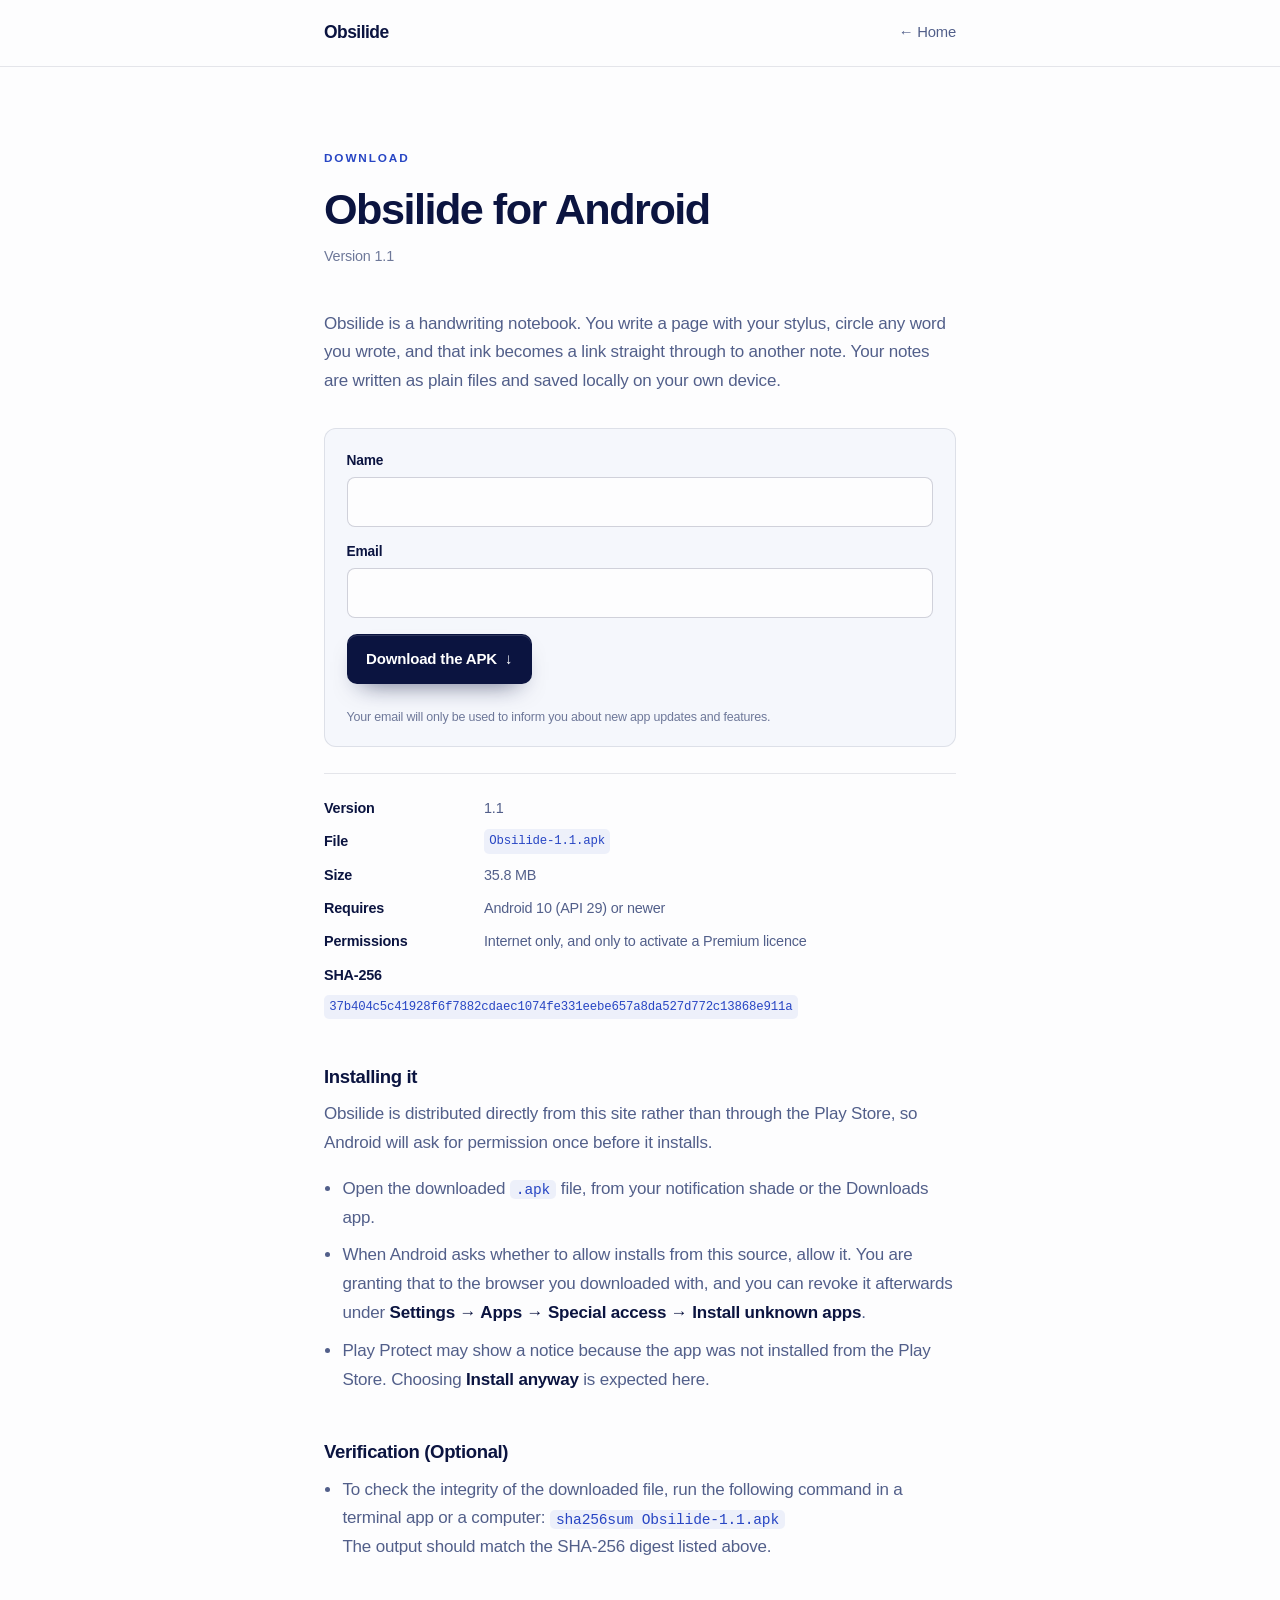
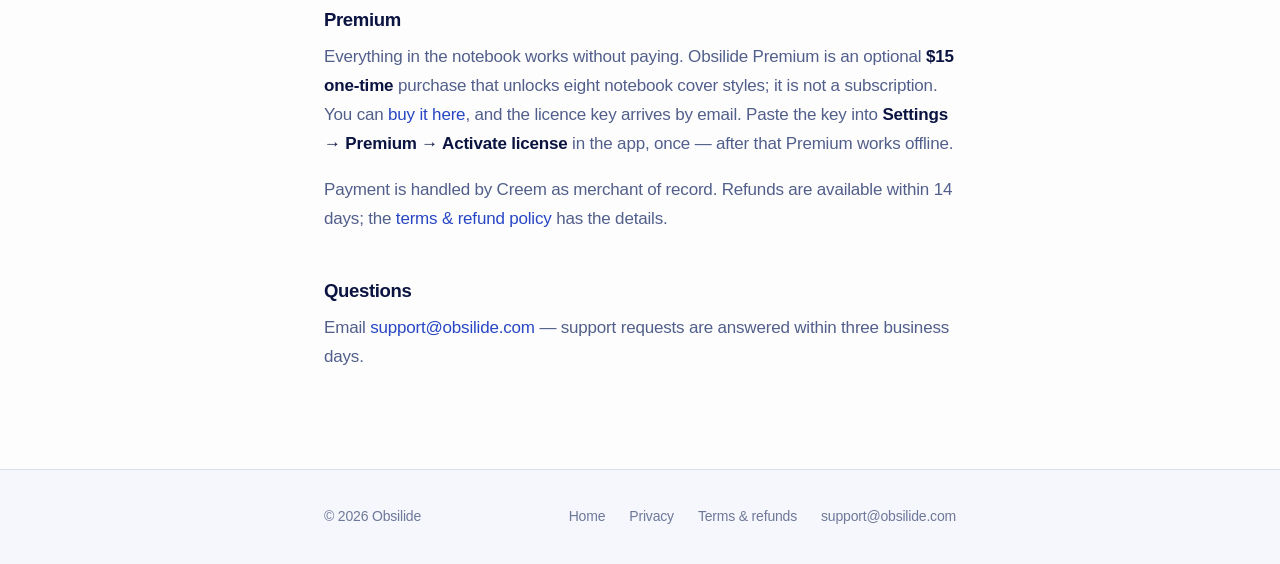
<file: download/index.html>
<!doctype html>
<html lang="en">
<head>
<meta charset="utf-8">
<meta name="viewport" content="width=device-width, initial-scale=1">
<title>Download Obsilide for Android</title>
<meta name="description" content="Download Obsilide, a handwriting notebook for Android. Free, no account required. Android 10 or newer.">
<link rel="canonical" href="https://obsilide.com/download/">
<meta name="theme-color" content="#fdfdfe">
<link rel="icon" href="../favicon.png" type="image/png">
<link rel="apple-touch-icon" href="../apple-touch-icon.png">
<meta name="robots" content="index,follow">
<meta property="og:type" content="website">
<meta property="og:url" content="https://obsilide.com/download/">
<meta property="og:site_name" content="Obsilide">
<meta property="og:title" content="Download Obsilide for Android">
<meta property="og:description" content="A handwriting notebook for Android. Free, no account, no sign-up.">
<meta property="og:image" content="https://obsilide.com/assets/og.jpg">
<link rel="stylesheet" href="../assets/page.css">
<style>
/* Download-specific; the shared sheet stays general on purpose. */
.dl-meta{list-style:none;padding:0;margin:1.6rem 0 0;display:grid;gap:.55rem;
  border-top:1px solid var(--line);padding-top:1.4rem}
.dl-meta li{display:flex;flex-wrap:wrap;gap:.5rem;margin:0;font-size:.9rem}
.dl-meta dfn{font-style:normal;font-weight:550;color:var(--navy);min-width:9.5rem}
.dl-meta code{word-break:break-all}
.download-form{margin:2rem 0 0;padding:1.25rem 1.35rem;border:1px solid var(--line);
  border-radius:12px;background:var(--paper-2)}
.download-fields{display:grid;gap:.8rem}
.download-form label{display:grid;gap:.3rem;color:var(--navy);font-size:.86rem;font-weight:550}
.download-form input{width:100%;padding:.68rem .75rem;border:1px solid var(--line-strong);border-radius:8px;
  background:var(--paper);color:var(--navy);font:inherit;font-size:.95rem}
.download-form .btn{margin-top:.2rem;justify-self:start}
.download-note,.download-status{font-size:.78rem;line-height:1.45;margin:.7rem 0 0;color:var(--dim)}
.download-status{color:var(--navy);font-weight:550}
</style>
</head>
<body>

<header>
  <div class="wrap nav-in">
    <a class="brand" href="../index.html">Obsilide</a>
    <a class="back" href="../index.html">&#8592; Home</a>
  </div>
</header>

<main>
  <div class="wrap">
    <p class="eyebrow">Download</p>
    <h1>Obsilide for Android</h1>
    <p class="sub">Version 1.1</p>


    <p>Obsilide is a handwriting notebook. You write a page with your stylus, circle any word you
    wrote, and that ink becomes a link straight through to another note.
    Your notes are written as plain files and saved locally on your own device.</p>

    <!-- TO PUBLISH: create the GitHub release below with exactly this tag and file
         name so this link resolves, then fill in the real size and SHA-256.
           gh release create v1.1 app/build/outputs/apk/release/app-release.apk#Obsilide-1.1.apk \
             --repo Mehdi-Bahlaoui/Obsilide-site --title "Obsilide 1.1"
         Size:   ls -lh on the signed APK
         Digest: sha256sum on the signed APK -->
    <form id="download-form" class="download-form" action="https://formspree.io/f/mqpzjjbe" method="POST">
      <div id="download-fields" class="download-fields">
        <label for="download-name">Name
          <input id="download-name" name="name" type="text" autocomplete="name" required>
        </label>
        <label for="download-email">Email
          <input id="download-email" name="email" type="email" autocomplete="email" required>
        </label>
        <input type="hidden" name="_subject" value="Obsilide APK download">
        <input type="hidden" name="_next" value="https://github.com/Mehdi-Bahlaoui/Obsilide-site/releases/download/v1.1/Obsilide-1.1.apk">
        <button class="btn btn-primary" type="submit">
          Download the APK<span class="arw" aria-hidden="true">&#8595;</span></button>
        <p class="download-note">Your email will only be used to inform you about new app updates and features.</p>
      </div>
      <p id="download-status" class="download-status" role="status" hidden>
        Thanks for your interest. Your download will start shortly.</p>
    </form>
    <!-- <div class="btn-row">
      <a class="btn btn-ghost" href="../index.html#demo">Watch it work</a>
    </div> -->

    <ul class="dl-meta">
      <li><dfn>Version</dfn> 1.1</li>
      <li><dfn>File</dfn> <code>Obsilide-1.1.apk</code></li>
      <li><dfn>Size</dfn> 35.8 MB</li>
      <li><dfn>Requires</dfn> Android 10 (API 29) or newer</li>
      <li><dfn>Permissions</dfn> Internet only, and only to activate a Premium licence</li>
      <li><dfn>SHA-256</dfn> <code>37b404c5c41928f6f7882cdaec1074fe331eebe657a8da527d772c13868e911a</code></li>
    </ul>

    <h2>Installing it</h2>
    <p>Obsilide is distributed directly from this site rather than through the Play Store, so
    Android will ask for permission once before it installs.</p>
    <ul>
      <li>Open the downloaded <code>.apk</code> file, from your notification shade or the
      Downloads app.</li>
      <li>When Android asks whether to allow installs from this source, allow it. You are
      granting that to the browser you downloaded with, and you can revoke it afterwards under
      <strong>Settings &rarr; Apps &rarr; Special access &rarr; Install unknown apps</strong>.</li>
      <li>Play Protect may show a notice because the app was not installed from the Play Store.
      Choosing <strong>Install anyway</strong> is expected here.</li>

    </ul>

    <h2>Verification (Optional)</h2>
    <ul>
      <li>To check the integrity of the downloaded file, run the following command in a terminal app or a computer:
      <code>sha256sum Obsilide-1.1.apk</code><br>
      The output should match the SHA-256 digest listed above.</li>
    </ul>

    <h2>Premium</h2>
    <p>Everything in the notebook works without paying. Obsilide Premium is an optional
    <strong>$15 one-time</strong> purchase that unlocks eight notebook cover styles; it is not a
    subscription. You can <a href="../index.html#pricing">buy it here</a>, and the licence key
    arrives by email. Paste the key into <strong>Settings &rarr; Premium &rarr; Activate
    license</strong> in the app, once &mdash; after that Premium works offline.</p>
    <p>Payment is handled by Creem as merchant of record. Refunds are available within 14 days;
    the <a href="../terms/index.html">terms &amp; refund policy</a> has the details.</p>

    <h2>Questions</h2>
    <p>Email <a href="mailto:support@obsilide.com">support@obsilide.com</a> &mdash; support
    requests are answered within three business days.</p>
  </div>
</main>

<footer>
  <div class="wrap foot">
    <span>&copy; <span id="yr">2026</span> Obsilide</span>
    <nav>
      <a href="../index.html">Home</a>
      <a href="../privacy-policy/index.html">Privacy</a>
      <a href="../terms/index.html">Terms &amp; refunds</a>
      <a href="mailto:support@obsilide.com">support@obsilide.com</a>
    </nav>
  </div>
</footer>

<script>
  document.getElementById("yr").textContent = new Date().getFullYear();
  const downloadForm = document.getElementById("download-form");
  const downloadFields = document.getElementById("download-fields");
  const downloadStatus = document.getElementById("download-status");
  const apkUrl = "https://github.com/Mehdi-Bahlaoui/Obsilide-site/releases/download/v1.1/Obsilide-1.1.apk";

  downloadForm.addEventListener("submit", async (event) => {
    event.preventDefault();
    const button = downloadForm.querySelector("button");
    button.disabled = true;
    button.textContent = "Preparing download…";

    try {
      const response = await fetch(downloadForm.action, {
        method: "POST",
        body: new FormData(downloadForm),
        headers: { Accept: "application/json" },
      });
      if (!response.ok) throw new Error("Form submission failed");
      downloadFields.hidden = true;
      downloadStatus.hidden = false;
      window.setTimeout(() => { window.location.href = apkUrl; }, 1200);
    } catch {
      button.disabled = false;
      button.innerHTML = 'Download the APK<span class="arw" aria-hidden="true">&#8595;</span>';
      downloadStatus.textContent = "We could not submit the form. Please try again.";
      downloadStatus.hidden = false;
    }
  });
</script>
</body>
</html>
</file>
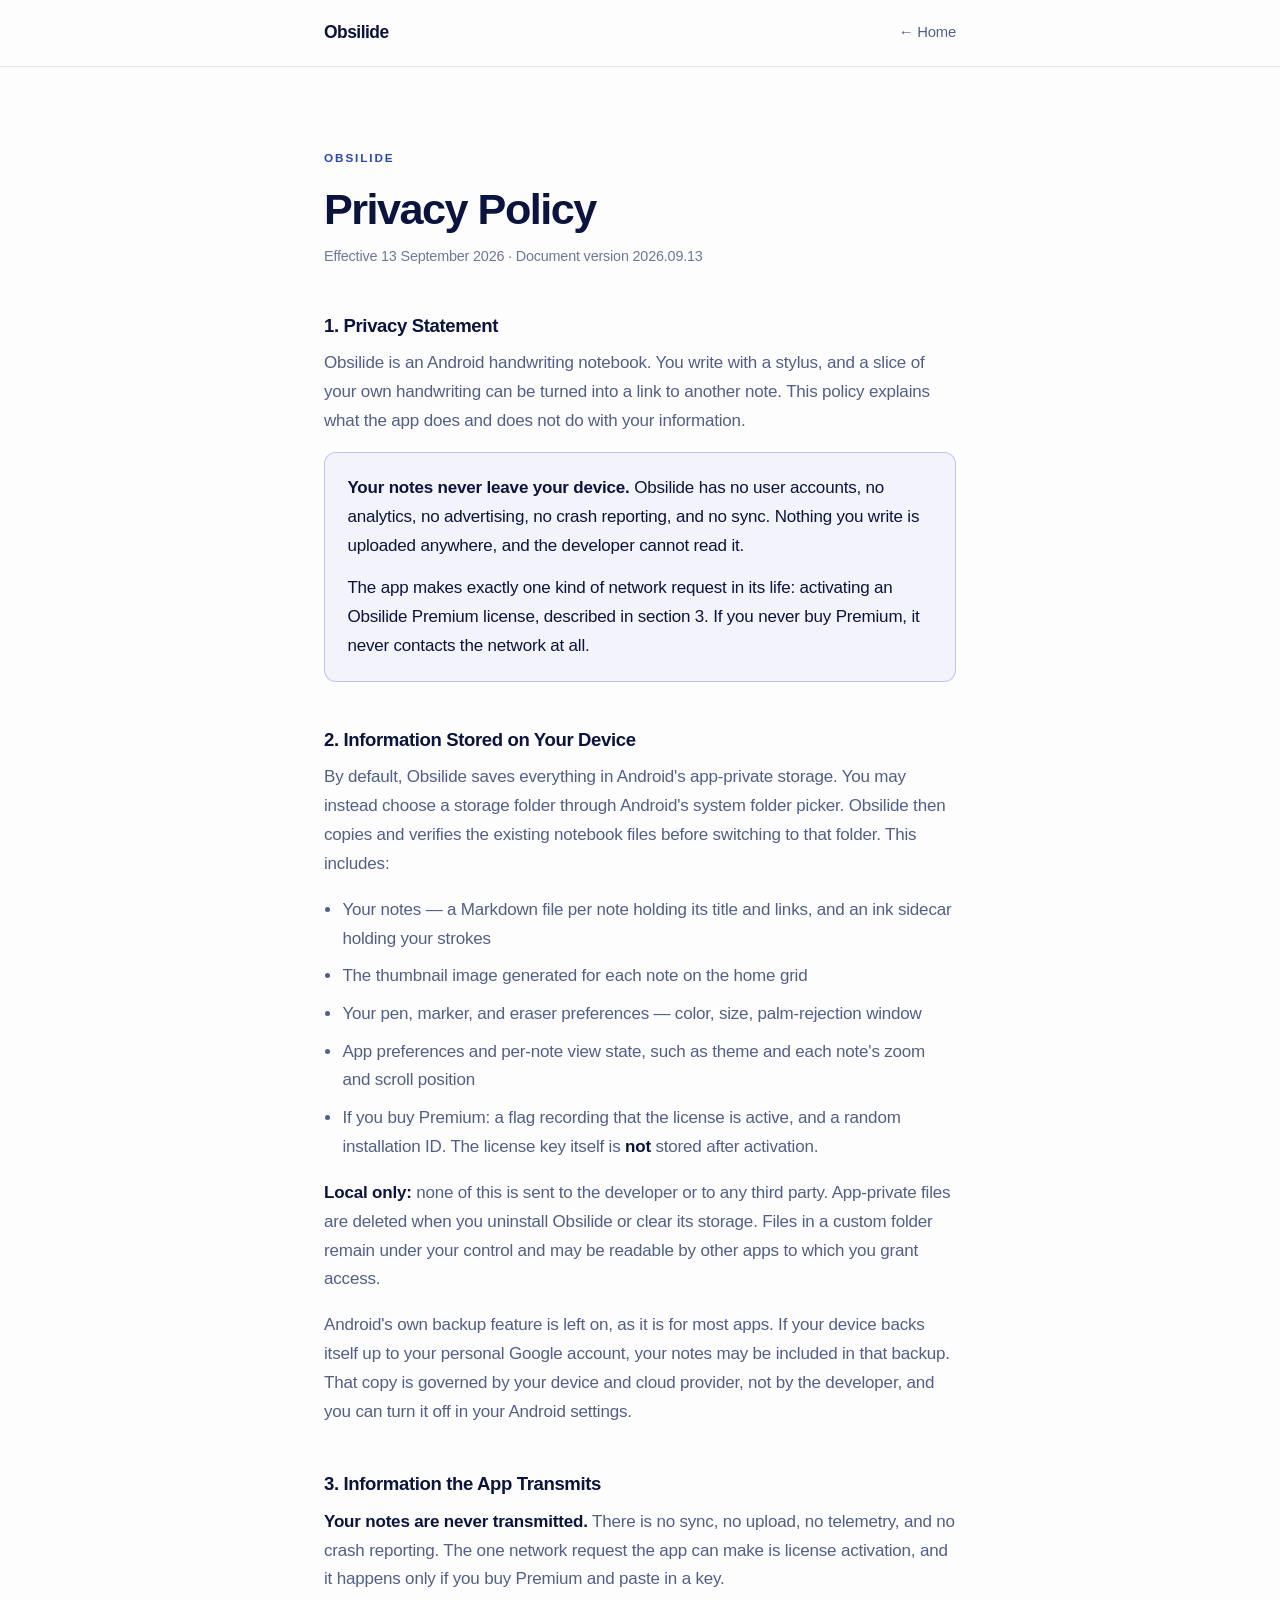
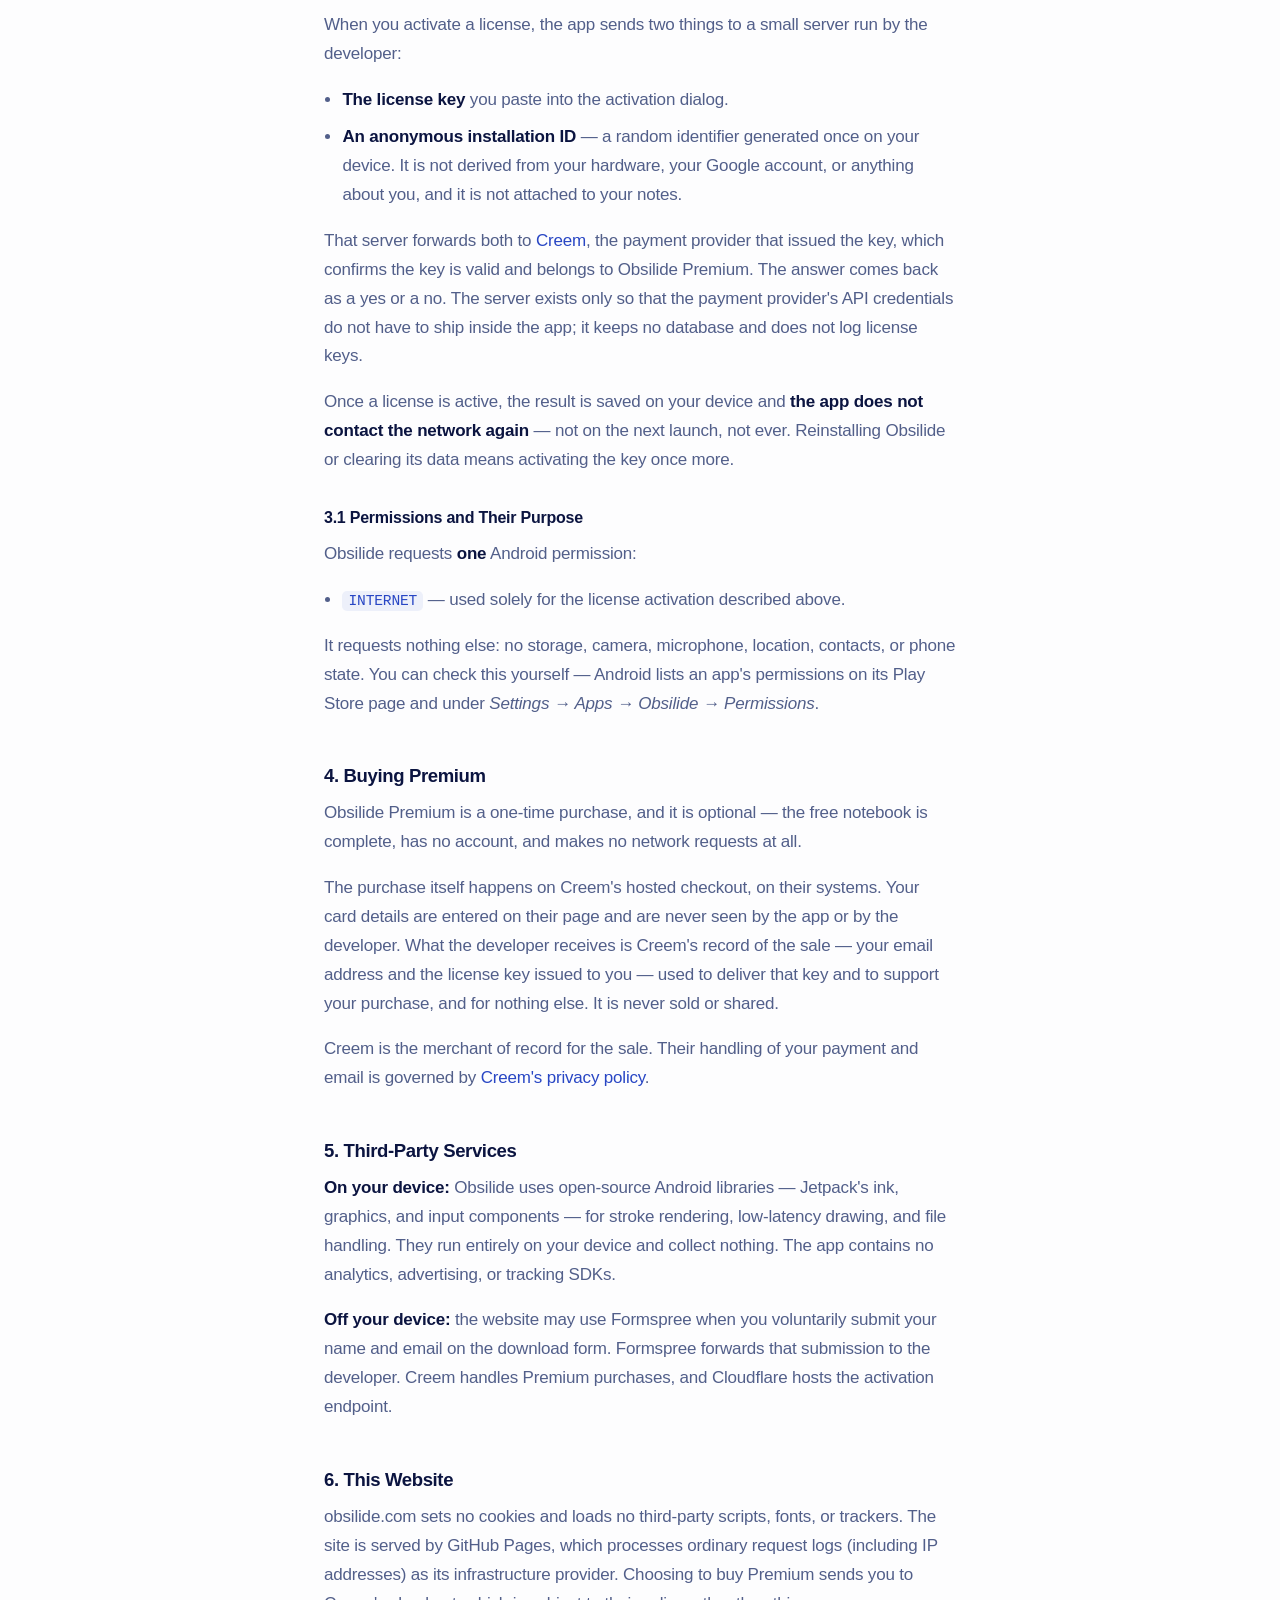
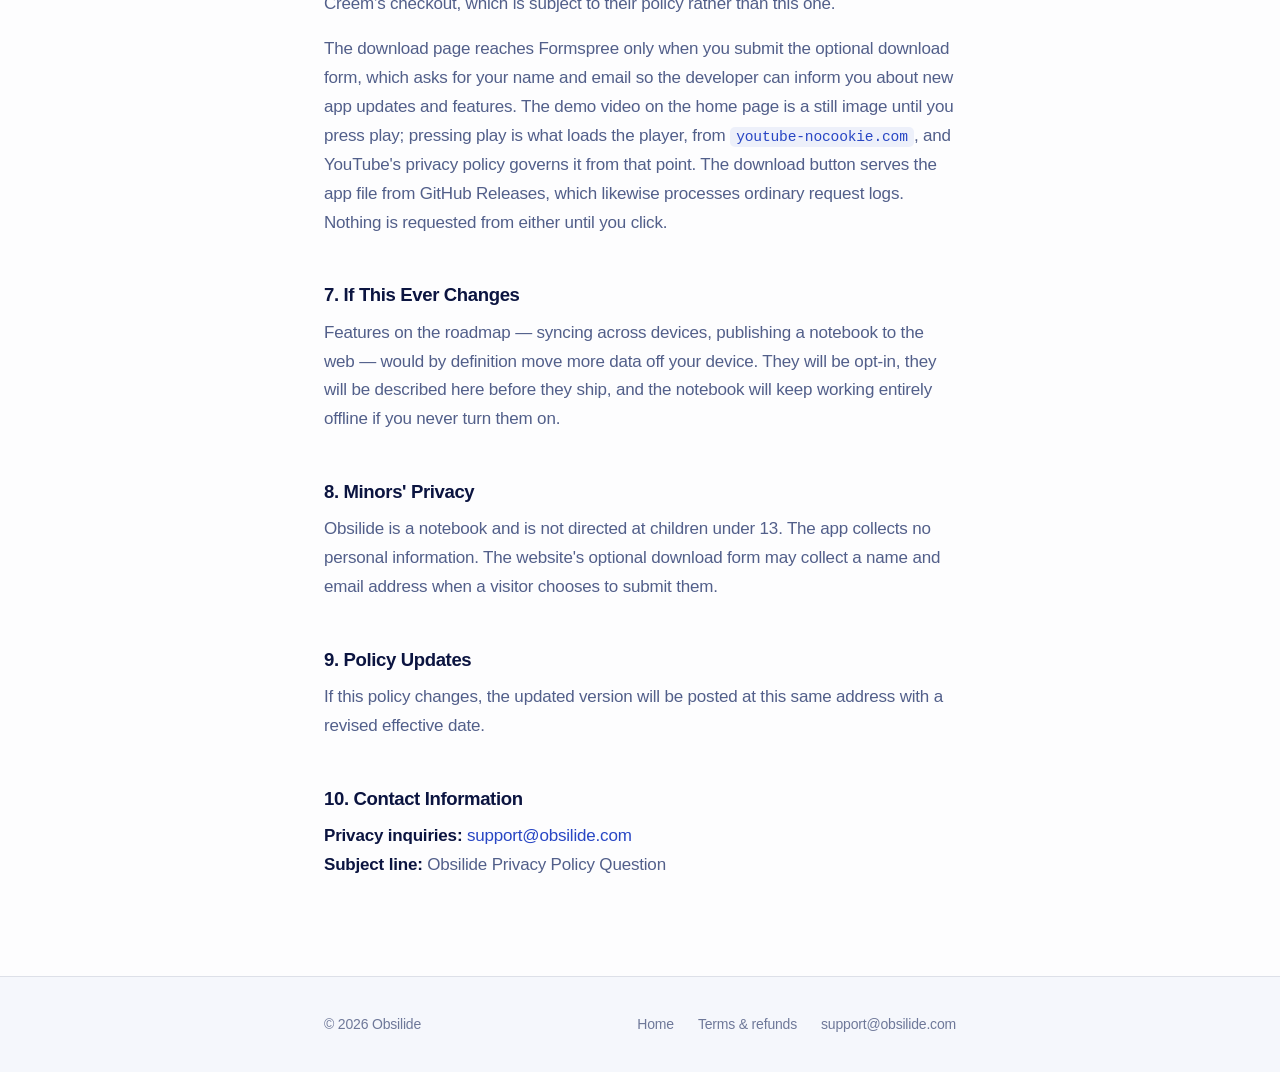
<file: privacy-policy/index.html>
<!doctype html>
<html lang="en">
<head>
<meta charset="utf-8">
<meta name="viewport" content="width=device-width, initial-scale=1">
<title>Privacy Policy — Obsilide</title>
<meta name="description" content="Your notes never leave your device. Obsilide has no account, no analytics and no sync — the only network request it makes is a one-time Premium license activation.">
<link rel="canonical" href="https://obsilide.com/privacy-policy/">
<meta name="theme-color" content="#fdfdfe">
<link rel="icon" href="../favicon.png" type="image/png">
<link rel="apple-touch-icon" href="../apple-touch-icon.png">
<meta name="robots" content="index,follow">
<meta property="og:type" content="article">
<meta property="og:url" content="https://obsilide.com/privacy-policy/">
<meta property="og:site_name" content="Obsilide">
<meta property="og:title" content="Privacy Policy — Obsilide">
<meta property="og:description" content="Your notes never leave your device. No account, no analytics, no sync — the only network request Obsilide makes is a one-time license activation.">
<meta property="og:image" content="https://obsilide.com/assets/og.jpg">
<link rel="stylesheet" href="../assets/page.css">
</head>
<body>

<header>
  <div class="wrap nav-in">
    <a class="brand" href="../index.html">Obsilide</a>
    <a class="back" href="../index.html">← Home</a>
  </div>
</header>

<main>
  <div class="wrap">
    <p class="eyebrow">Obsilide</p>
    <h1>Privacy Policy</h1>
    <p class="sub">Effective 13 September 2026 · Document version 2026.09.13</p>

    <h2>1. Privacy Statement</h2>
    <p>Obsilide is an Android handwriting notebook. You write with a stylus, and a slice of
    your own handwriting can be turned into a link to another note. This policy explains what
    the app does and does not do with your information.</p>

    <div class="callout">
      <p><strong>Your notes never leave your device.</strong> Obsilide has no user accounts,
      no analytics, no advertising, no crash reporting, and no sync. Nothing you write is
      uploaded anywhere, and the developer cannot read it.</p>
      <p>The app makes exactly one kind of network request in its life: activating an Obsilide
      Premium license, described in section&nbsp;3. If you never buy Premium, it never contacts
      the network at all.</p>
    </div>

    <h2>2. Information Stored on Your Device</h2>
    <p>By default, Obsilide saves everything in Android's app-private storage. You may instead
    choose a storage folder through Android's system folder picker. Obsilide then copies and
    verifies the existing notebook files before switching to that folder. This includes:</p>
    <ul>
      <li>Your notes — a Markdown file per note holding its title and links, and an ink
        sidecar holding your strokes</li>
      <li>The thumbnail image generated for each note on the home grid</li>
      <li>Your pen, marker, and eraser preferences — color, size, palm-rejection window</li>
      <li>App preferences and per-note view state, such as theme and each note's zoom and
        scroll position</li>
      <li>If you buy Premium: a flag recording that the license is active, and a random
        installation ID. The license key itself is <strong>not</strong> stored after activation.</li>
    </ul>
    <p><strong>Local only:</strong> none of this is sent to the developer or to any third
    party. App-private files are deleted when you uninstall Obsilide or clear its storage.
    Files in a custom folder remain under your control and may be readable by other apps to
    which you grant access.</p>
    <p>Android's own backup feature is left on, as it is for most apps. If your device backs
    itself up to your personal Google account, your notes may be included in that backup.
    That copy is governed by your device and cloud provider, not by the developer, and you can
    turn it off in your Android settings.</p>

    <h2>3. Information the App Transmits</h2>
    <p><strong>Your notes are never transmitted.</strong> There is no sync, no upload, no
    telemetry, and no crash reporting. The one network request the app can make is license
    activation, and it happens only if you buy Premium and paste in a key.</p>
    <p>When you activate a license, the app sends two things to a small server run by the
    developer:</p>
    <ul>
      <li><strong>The license key</strong> you paste into the activation dialog.</li>
      <li><strong>An anonymous installation ID</strong> — a random identifier generated once
        on your device. It is not derived from your hardware, your Google account, or anything
        about you, and it is not attached to your notes.</li>
    </ul>
    <p>That server forwards both to <a href="https://www.creem.io/">Creem</a>, the payment
    provider that issued the key, which confirms the key is valid and belongs to Obsilide
    Premium. The answer comes back as a yes or a no. The server exists only so that the
    payment provider's API credentials do not have to ship inside the app; it keeps no
    database and does not log license keys.</p>
    <p>Once a license is active, the result is saved on your device and <strong>the app does
    not contact the network again</strong> — not on the next launch, not ever. Reinstalling
    Obsilide or clearing its data means activating the key once more.</p>

    <h3>3.1 Permissions and Their Purpose</h3>
    <p>Obsilide requests <strong>one</strong> Android permission:</p>
    <ul>
      <li><code>INTERNET</code> — used solely for the license activation described above.</li>
    </ul>
    <p>It requests nothing else: no storage, camera, microphone, location, contacts, or phone
    state. You can check this yourself — Android lists an app's permissions on its Play Store
    page and under <em>Settings → Apps → Obsilide → Permissions</em>.</p>

    <h2>4. Buying Premium</h2>
    <p>Obsilide Premium is a one-time purchase, and it is optional — the free notebook is
    complete, has no account, and makes no network requests at all.</p>
    <p>The purchase itself happens on Creem's hosted checkout, on their systems. Your card
    details are entered on their page and are never seen by the app or by the developer. What
    the developer receives is Creem's record of the sale — your email address and the license
    key issued to you — used to deliver that key and to support your purchase, and for nothing
    else. It is never sold or shared.</p>
    <p>Creem is the merchant of record for the sale. Their handling of your payment and email
    is governed by <a href="https://www.creem.io/privacy">Creem's privacy policy</a>.</p>

    <h2>5. Third-Party Services</h2>
    <p><strong>On your device:</strong> Obsilide uses open-source Android libraries — Jetpack's
    ink, graphics, and input components — for stroke rendering, low-latency drawing, and file
    handling. They run entirely on your device and collect nothing. The app contains no
    analytics, advertising, or tracking SDKs.</p>
    <p><strong>Off your device:</strong> the website may use Formspree when you voluntarily
    submit your name and email on the download form. Formspree forwards that submission to the
    developer. Creem handles Premium purchases, and Cloudflare hosts the activation endpoint.</p>

    <h2>6. This Website</h2>
    <p>obsilide.com sets no cookies and loads no third-party scripts, fonts, or trackers.
    The site is served by GitHub Pages, which processes ordinary request logs (including IP
    addresses) as its infrastructure provider. Choosing to buy Premium sends you to Creem's
    checkout, which is subject to their policy rather than this one.</p>

    <p>The download page reaches Formspree only when you submit the optional download form,
    which asks for your name and email so the developer can inform you about new app updates
    and features. The demo video on the
    home page is a still image until you press play; pressing play is what loads the player,
    from <code>youtube-nocookie.com</code>, and YouTube's privacy policy governs it from that
    point. The download button serves the app file from GitHub Releases, which likewise
    processes ordinary request logs. Nothing is requested from either until you click.</p>

    <h2>7. If This Ever Changes</h2>
    <p>Features on the roadmap — syncing across devices, publishing a notebook to the web —
    would by definition move more data off your device. They will be opt-in, they will be
    described here before they ship, and the notebook will keep working entirely offline if you
    never turn them on.</p>

    <h2>8. Minors' Privacy</h2>
    <p>Obsilide is a notebook and is not directed at children under 13. The app collects no
    personal information. The website's optional download form may collect a name and email
    address when a visitor chooses to submit them.</p>

    <h2>9. Policy Updates</h2>
    <p>If this policy changes, the updated version will be posted at this same address with a
    revised effective date.</p>

    <h2>10. Contact Information</h2>
    <p><strong>Privacy inquiries:</strong>
    <a href="mailto:support@obsilide.com?subject=Obsilide%20Privacy%20Policy%20Question">support@obsilide.com</a><br>
    <strong>Subject line:</strong> Obsilide Privacy Policy Question</p>
  </div>
</main>

<footer>
  <div class="wrap foot">
    <span>© <span id="yr">2026</span> Obsilide</span>
    <nav>
      <a href="../index.html">Home</a>
      <a href="../terms/index.html">Terms &amp; refunds</a>
      <a href="mailto:support@obsilide.com">support@obsilide.com</a>
    </nav>
  </div>
</footer>

<script>document.getElementById("yr").textContent = new Date().getFullYear();</script>
</body>
</html>
</file>
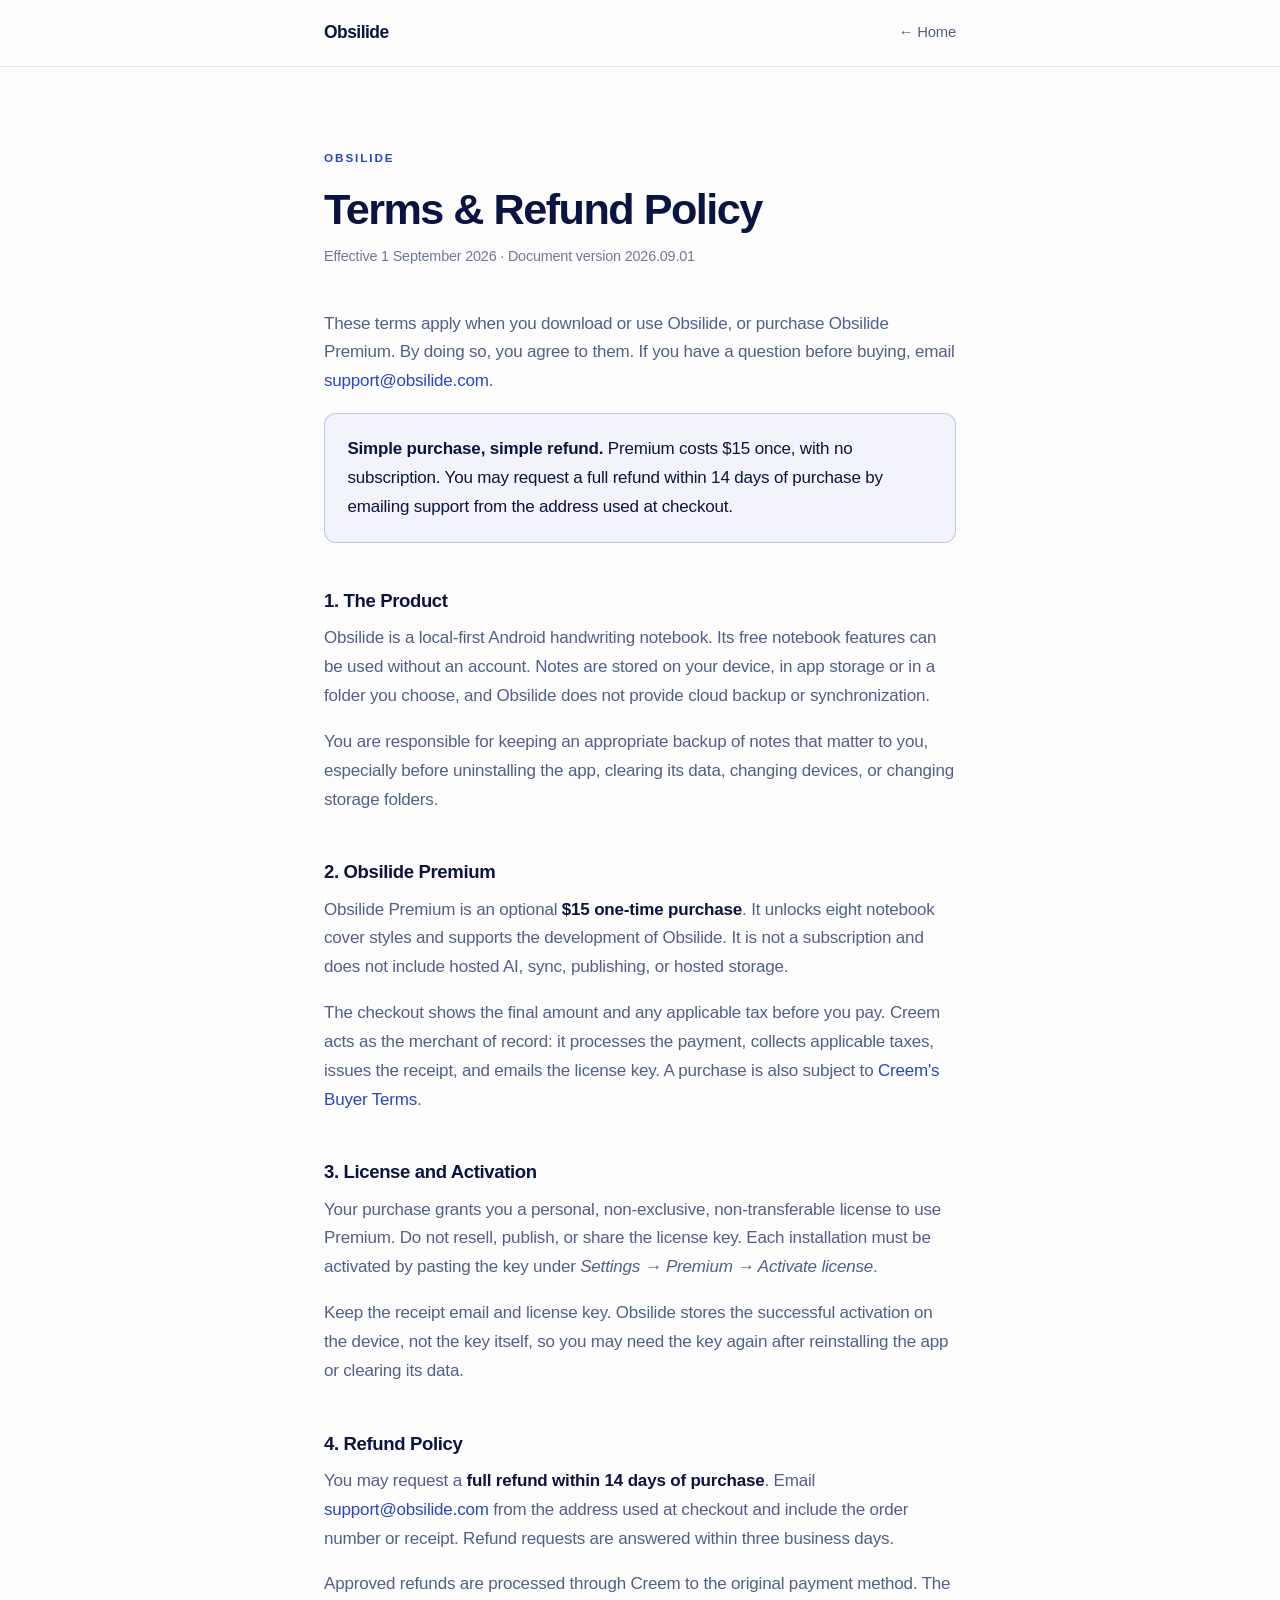
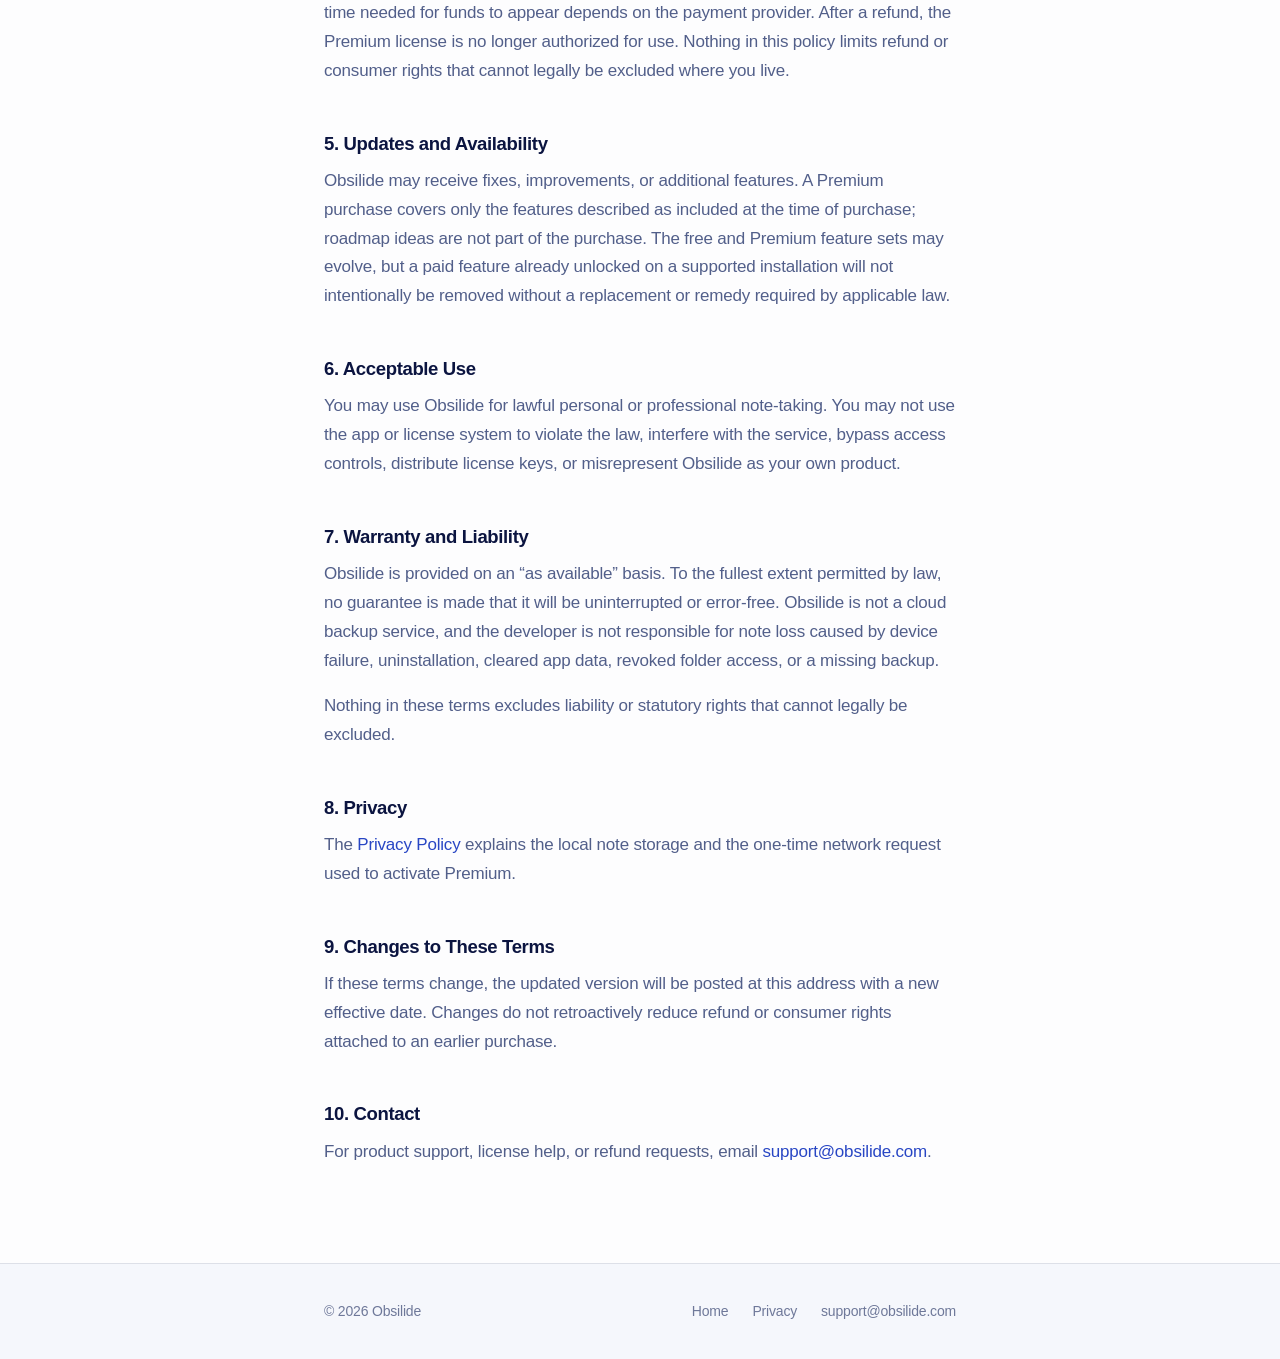
<file: terms/index.html>
<!doctype html>
<html lang="en">
<head>
<meta charset="utf-8">
<meta name="viewport" content="width=device-width, initial-scale=1">
<title>Terms &amp; Refund Policy — Obsilide</title>
<meta name="description" content="Terms of use and the refund policy for Obsilide and the $15 one-time Obsilide Premium purchase.">
<link rel="canonical" href="https://obsilide.com/terms/">
<meta name="theme-color" content="#fdfdfe">
<link rel="icon" href="../favicon.png" type="image/png">
<link rel="apple-touch-icon" href="../apple-touch-icon.png">
<meta name="robots" content="index,follow">
<meta property="og:type" content="article">
<meta property="og:url" content="https://obsilide.com/terms/">
<meta property="og:site_name" content="Obsilide">
<meta property="og:title" content="Terms &amp; Refund Policy — Obsilide">
<meta property="og:description" content="Terms of use and the refund policy for Obsilide Premium.">
<meta property="og:image" content="https://obsilide.com/assets/og.jpg">
<link rel="stylesheet" href="../assets/page.css">
</head>
<body>

<header>
  <div class="wrap nav-in">
    <a class="brand" href="../index.html">Obsilide</a>
    <a class="back" href="../index.html">← Home</a>
  </div>
</header>

<main>
  <div class="wrap">
    <p class="eyebrow">Obsilide</p>
    <h1>Terms &amp; Refund Policy</h1>
    <p class="sub">Effective 1 September 2026 · Document version 2026.09.01</p>

    <p>These terms apply when you download or use Obsilide, or purchase Obsilide Premium.
    By doing so, you agree to them. If you have a question before buying, email
    <a href="mailto:support@obsilide.com">support@obsilide.com</a>.</p>

    <div class="callout">
      <p><strong>Simple purchase, simple refund.</strong> Premium costs $15 once, with no
      subscription. You may request a full refund within 14 days of purchase by emailing
      support from the address used at checkout.</p>
    </div>

    <h2>1. The Product</h2>
    <p>Obsilide is a local-first Android handwriting notebook. Its free notebook features
    can be used without an account. Notes are stored on your device, in app storage or in a
    folder you choose, and Obsilide does not provide cloud backup or synchronization.</p>
    <p>You are responsible for keeping an appropriate backup of notes that matter to you,
    especially before uninstalling the app, clearing its data, changing devices, or changing
    storage folders.</p>

    <h2>2. Obsilide Premium</h2>
    <p>Obsilide Premium is an optional <strong>$15 one-time purchase</strong>. It unlocks
    eight notebook cover styles and supports the development of Obsilide. It is not a
    subscription and does not include hosted AI, sync, publishing, or hosted storage.</p>
    <p>The checkout shows the final amount and any applicable tax before you pay. Creem acts
    as the merchant of record: it processes the payment, collects applicable taxes, issues
    the receipt, and emails the license key. A purchase is also subject to
    <a href="https://www.creem.io/buyer-terms">Creem's Buyer Terms</a>.</p>

    <h2>3. License and Activation</h2>
    <p>Your purchase grants you a personal, non-exclusive, non-transferable license to use
    Premium. Do not resell, publish, or share the license key. Each installation must be
    activated by pasting the key under <em>Settings → Premium → Activate license</em>.</p>
    <p>Keep the receipt email and license key. Obsilide stores the successful activation on
    the device, not the key itself, so you may need the key again after reinstalling the app
    or clearing its data.</p>

    <h2>4. Refund Policy</h2>
    <p>You may request a <strong>full refund within 14 days of purchase</strong>. Email
    <a href="mailto:support@obsilide.com?subject=Obsilide%20Premium%20refund">support@obsilide.com</a>
    from the address used at checkout and include the order number or receipt. Refund requests
    are answered within three business days.</p>
    <p>Approved refunds are processed through Creem to the original payment method. The time
    needed for funds to appear depends on the payment provider. After a refund, the Premium
    license is no longer authorized for use. Nothing in this policy limits refund or consumer
    rights that cannot legally be excluded where you live.</p>

    <h2>5. Updates and Availability</h2>
    <p>Obsilide may receive fixes, improvements, or additional features. A Premium purchase
    covers only the features described as included at the time of purchase; roadmap ideas are
    not part of the purchase. The free and Premium feature sets may evolve, but a paid feature
    already unlocked on a supported installation will not intentionally be removed without a
    replacement or remedy required by applicable law.</p>

    <h2>6. Acceptable Use</h2>
    <p>You may use Obsilide for lawful personal or professional note-taking. You may not use
    the app or license system to violate the law, interfere with the service, bypass access
    controls, distribute license keys, or misrepresent Obsilide as your own product.</p>

    <h2>7. Warranty and Liability</h2>
    <p>Obsilide is provided on an “as available” basis. To the fullest extent permitted by
    law, no guarantee is made that it will be uninterrupted or error-free. Obsilide is not a
    cloud backup service, and the developer is not responsible for note loss caused by device
    failure, uninstallation, cleared app data, revoked folder access, or a missing backup.</p>
    <p>Nothing in these terms excludes liability or statutory rights that cannot legally be
    excluded.</p>

    <h2>8. Privacy</h2>
    <p>The <a href="../privacy-policy/index.html">Privacy Policy</a> explains the local note
    storage and the one-time network request used to activate Premium.</p>

    <h2>9. Changes to These Terms</h2>
    <p>If these terms change, the updated version will be posted at this address with a new
    effective date. Changes do not retroactively reduce refund or consumer rights attached to
    an earlier purchase.</p>

    <h2>10. Contact</h2>
    <p>For product support, license help, or refund requests, email
    <a href="mailto:support@obsilide.com">support@obsilide.com</a>.</p>
  </div>
</main>

<footer>
  <div class="wrap foot">
    <span>© <span id="yr">2026</span> Obsilide</span>
    <nav>
      <a href="../index.html">Home</a>
      <a href="../privacy-policy/index.html">Privacy</a>
      <a href="mailto:support@obsilide.com">support@obsilide.com</a>
    </nav>
  </div>
</footer>

<script>document.getElementById("yr").textContent = new Date().getFullYear();</script>
</body>
</html>
</file>
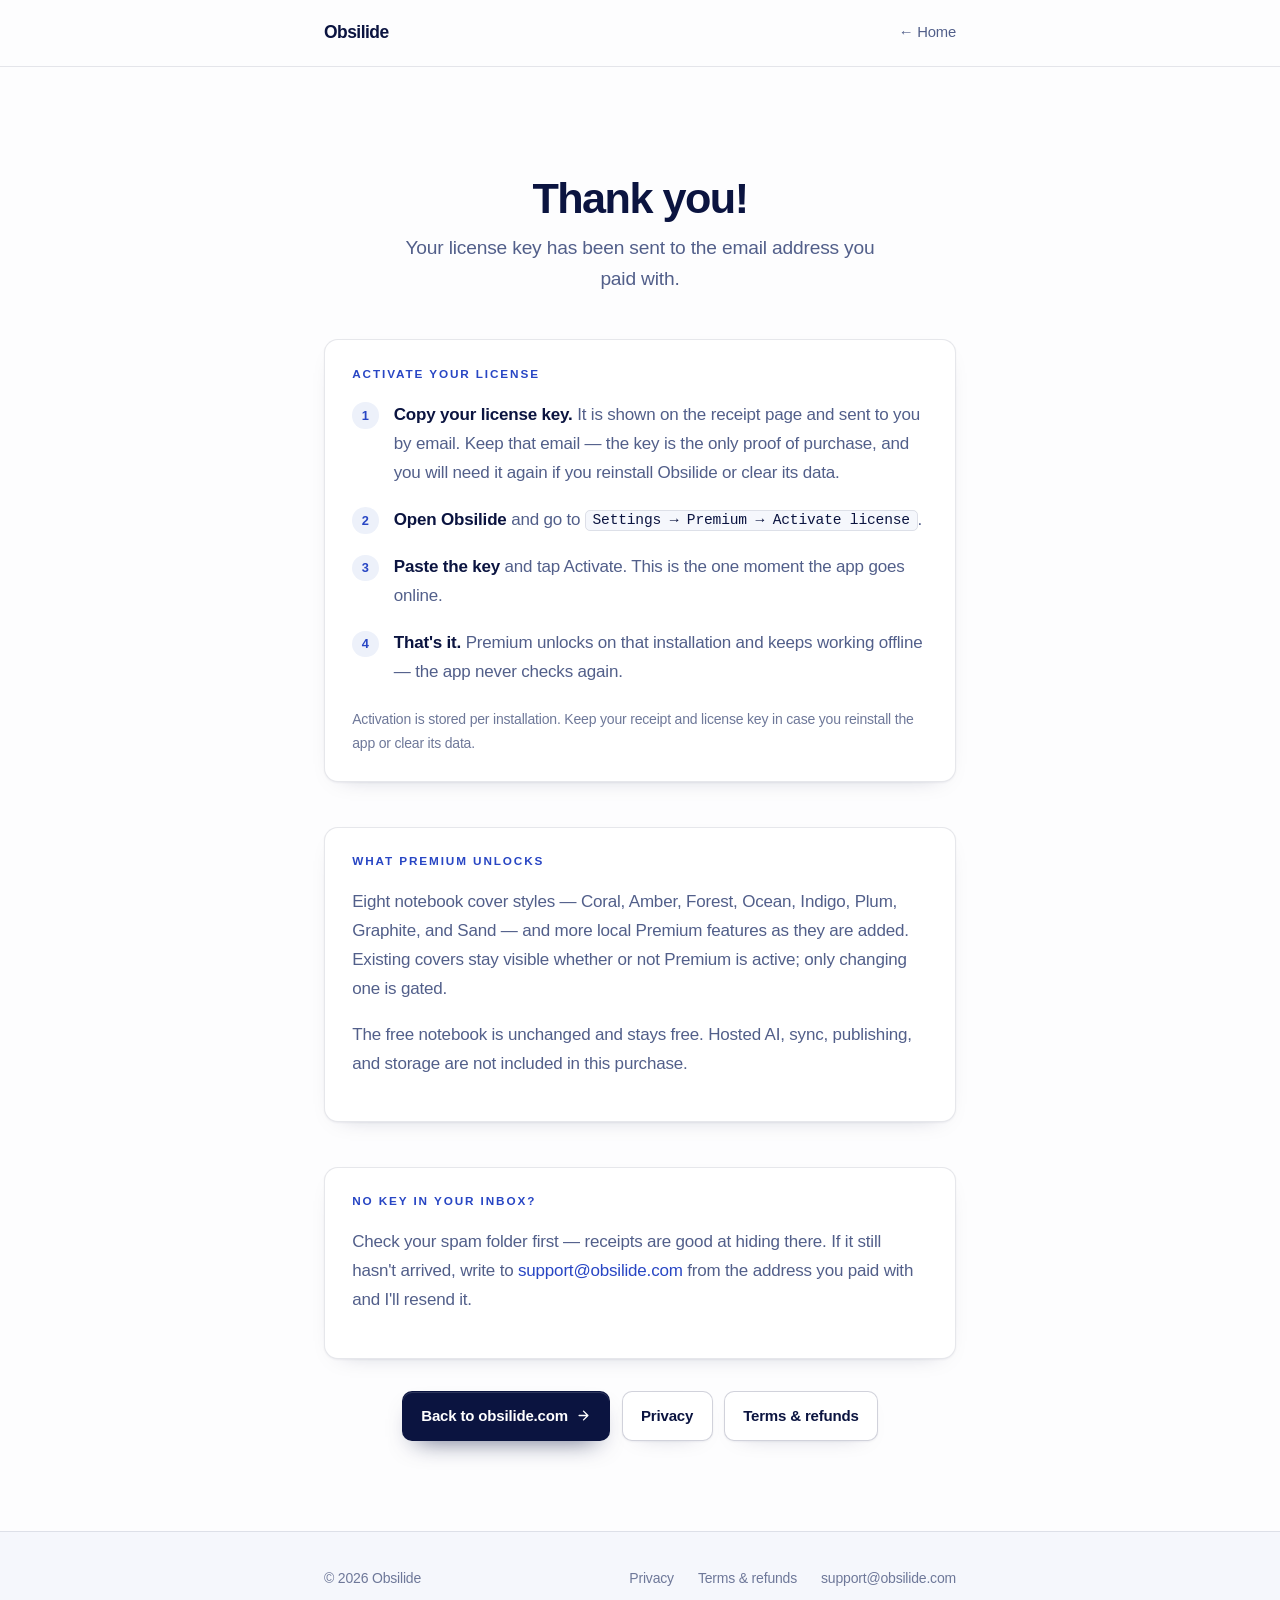
<file: thank-you/index.html>
<!doctype html>
<html lang="en">
<head>
<meta charset="utf-8">
<meta name="viewport" content="width=device-width, initial-scale=1">
<title>Thank you — Obsilide Premium</title>
<meta name="description" content="Your Obsilide Premium license is ready. Copy the key from your receipt and activate it in Settings → Premium.">
<link rel="canonical" href="https://obsilide.com/thank-you/">
<meta name="theme-color" content="#fdfdfe">
<link rel="icon" href="../favicon.png" type="image/png">
<link rel="apple-touch-icon" href="../apple-touch-icon.png">
<meta name="robots" content="noindex,follow">
<link rel="stylesheet" href="../assets/page.css">
<style>
/* purchase confirmation — the mark, and the numbered activation steps */
main.ty{padding:clamp(3.5rem,12vh,7rem) 0 clamp(4rem,10vh,6rem)}
.ty-top{text-align:center}
.ty-mark{width:112px;margin:0 auto 2rem;position:relative}
.ty-mark::before{
  content:"";position:absolute;inset:-46% -46% auto -46%;aspect-ratio:1/1;
  pointer-events:none;z-index:-1;
  background:radial-gradient(circle at 50% 50%,rgba(40,70,196,.14),transparent 66%);
}
.ty-top .lede{max-width:44ch;margin-left:auto;margin-right:auto}

.card{
  border:1px solid var(--line);background:#fff;border-radius:14px;
  padding:1.6rem 1.7rem;margin:2.8rem 0 0;box-shadow:var(--shadow-sm);
}
.card > h2:first-child{margin-top:0}
.card h2{font-size:.735rem;font-weight:600;letter-spacing:.16em;
  text-transform:uppercase;color:var(--accent);margin:0 0 1.2rem}

/* steps */
.steps{list-style:none;counter-reset:step;margin:0;padding:0}
.steps li{
  counter-increment:step;position:relative;
  padding-left:2.6rem;margin-bottom:1.15rem;color:var(--muted);
}
.steps li:last-child{margin-bottom:0}
.steps li::before{
  content:counter(step);position:absolute;left:0;top:.12em;
  width:1.65rem;height:1.65rem;border-radius:50%;
  display:grid;place-items:center;
  background:var(--paper-3);color:var(--accent);
  font-size:.8rem;font-weight:600;letter-spacing:0;
}
.steps b{color:var(--navy);font-weight:600}
.kbd{
  font-family:var(--mono);font-size:.86em;color:var(--navy);white-space:nowrap;
  background:var(--paper-2);border:1px solid var(--line);
  padding:.1em .45em;border-radius:5px;
}
.note-small{font-size:.875rem;color:var(--dim);margin:1.3rem 0 0}
.ty .btn-row{justify-content:center}
</style>
</head>
<body>

<header>
  <div class="wrap nav-in">
    <a class="brand" href="../index.html">Obsilide</a>
    <a class="back" href="../index.html">← Home</a>
  </div>
</header>

<main class="ty">
  <div class="wrap">
    <div class="ty-top">

      <h1>Thank you!</h1>
      <p class="lede">Your license key has been sent to the email address you paid with.
      
    </div>

    <div class="card">
      <h2>Activate your license</h2>
      <ol class="steps">
        <li><b>Copy your license key.</b> It is shown on the receipt page and sent to you by
          email. Keep that email — the key is the only proof of purchase, and you will need it
          again if you reinstall Obsilide or clear its data.</li>
        <li><b>Open Obsilide</b> and go to <span class="kbd">Settings → Premium → Activate license</span>.</li>
        <li><b>Paste the key</b> and tap Activate. This is the one moment the app goes online.</li>
        <li><b>That's it.</b> Premium unlocks on that installation and keeps working offline —
          the app never checks again.</li>
      </ol>
      <p class="note-small">Activation is stored per installation. Keep your receipt and
      license key in case you reinstall the app or clear its data.</p>
    </div>

    <div class="card">
      <h2>What Premium unlocks</h2>
      <p>Eight notebook cover styles — Coral, Amber, Forest, Ocean, Indigo, Plum, Graphite,
      and Sand — and more local Premium features as they are added. Existing covers stay
      visible whether or not Premium is active; only changing one is gated.</p>
      <p>The free notebook is unchanged and stays free. Hosted AI, sync, publishing, and
      storage are not included in this purchase.</p>
    </div>

    <div class="card">
      <h2>No key in your inbox?</h2>
      <p>Check your spam folder first — receipts are good at hiding there. If it still hasn't
      arrived, write to <a href="mailto:support@obsilide.com?subject=Obsilide%20Premium%20license%20key">support@obsilide.com</a>
      from the address you paid with and I'll resend it.</p>
    </div>

    <div class="btn-row">
      <a class="btn btn-primary" href="../index.html">
        Back to obsilide.com
        <svg class="arw" width="15" height="15" viewBox="0 0 24 24" fill="none" stroke="currentColor" stroke-width="2.2" stroke-linecap="round" stroke-linejoin="round" aria-hidden="true"><path d="M5 12h13M12 5l7 7-7 7"/></svg>
      </a>
      <a class="btn btn-ghost" href="../privacy-policy/index.html">Privacy</a>
      <a class="btn btn-ghost" href="../terms/index.html">Terms &amp; refunds</a>
    </div>
  </div>
</main>

<footer>
  <div class="wrap foot">
    <span>© <span id="yr">2026</span> Obsilide</span>
    <nav>
      <a href="../privacy-policy/index.html">Privacy</a>
      <a href="../terms/index.html">Terms &amp; refunds</a>
      <a href="mailto:support@obsilide.com">support@obsilide.com</a>
    </nav>
  </div>
</footer>

<script>document.getElementById("yr").textContent = new Date().getFullYear();</script>
</body>
</html>
</file>
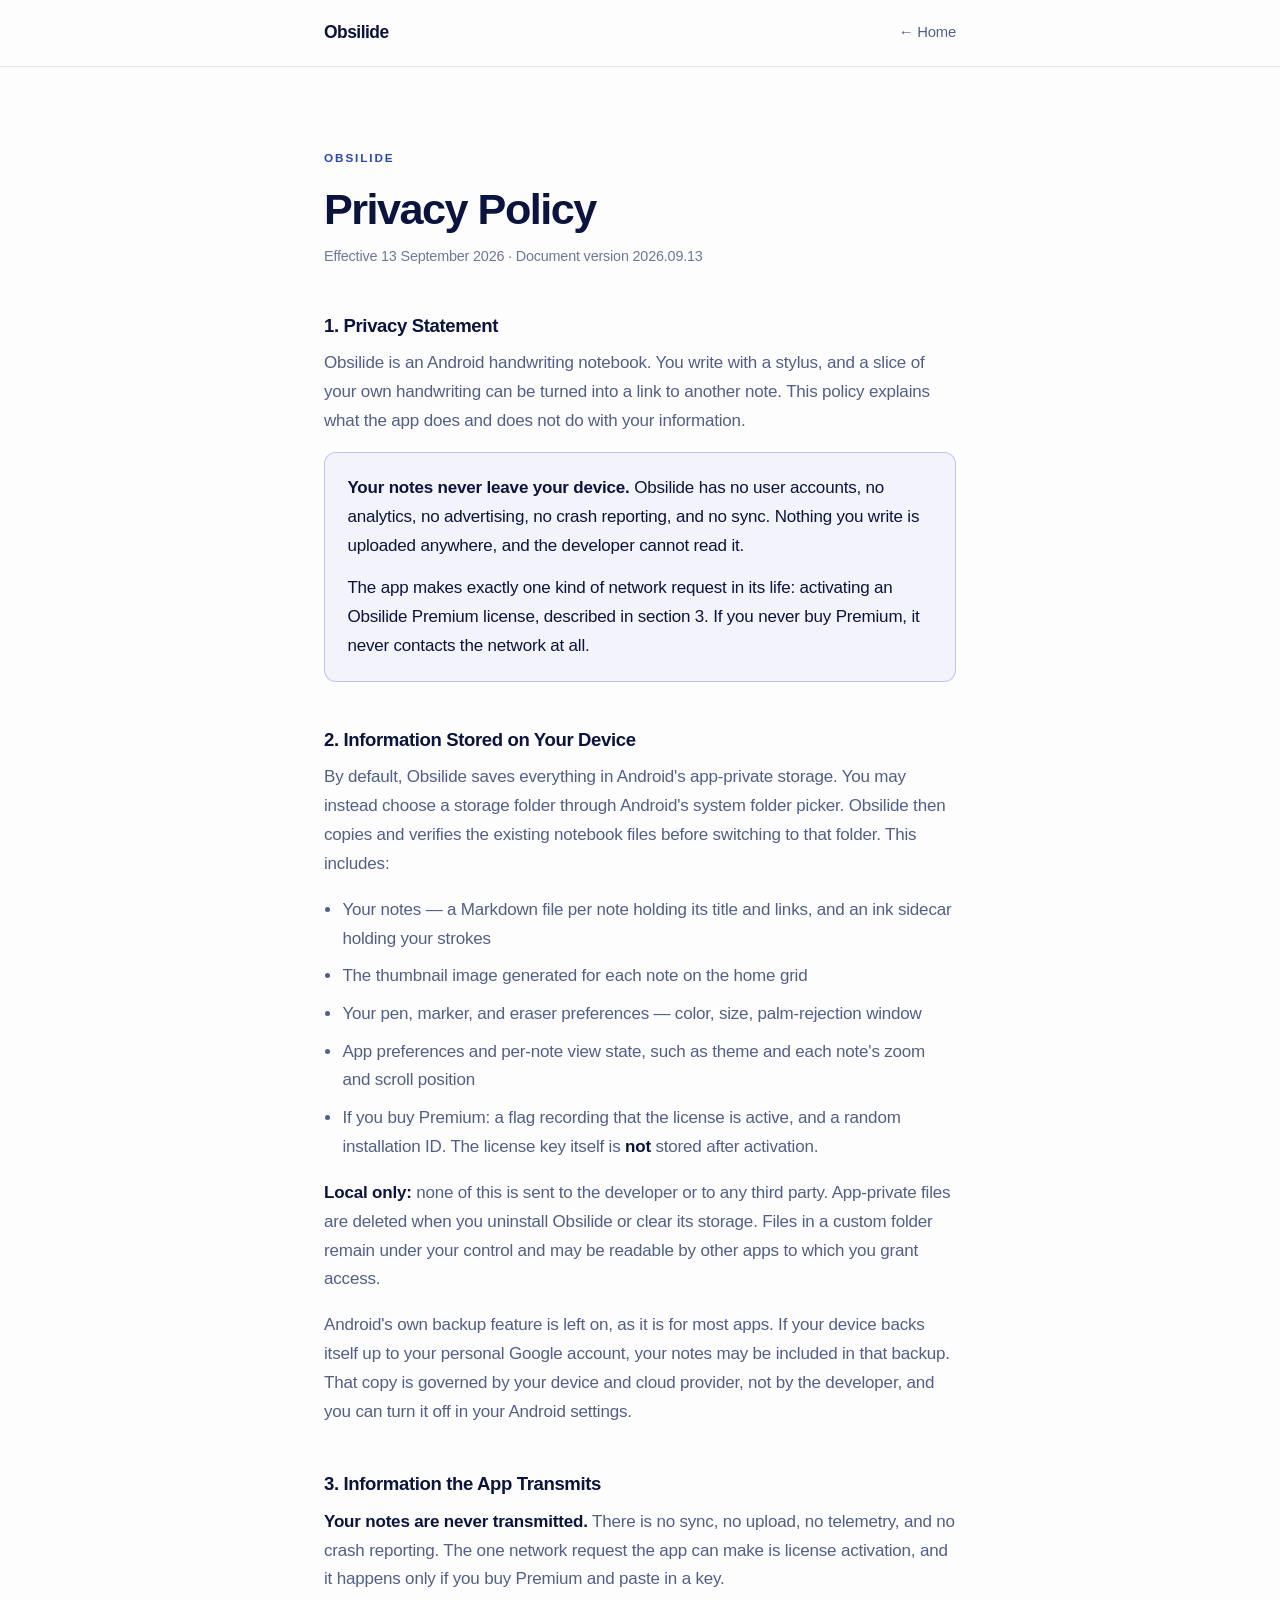
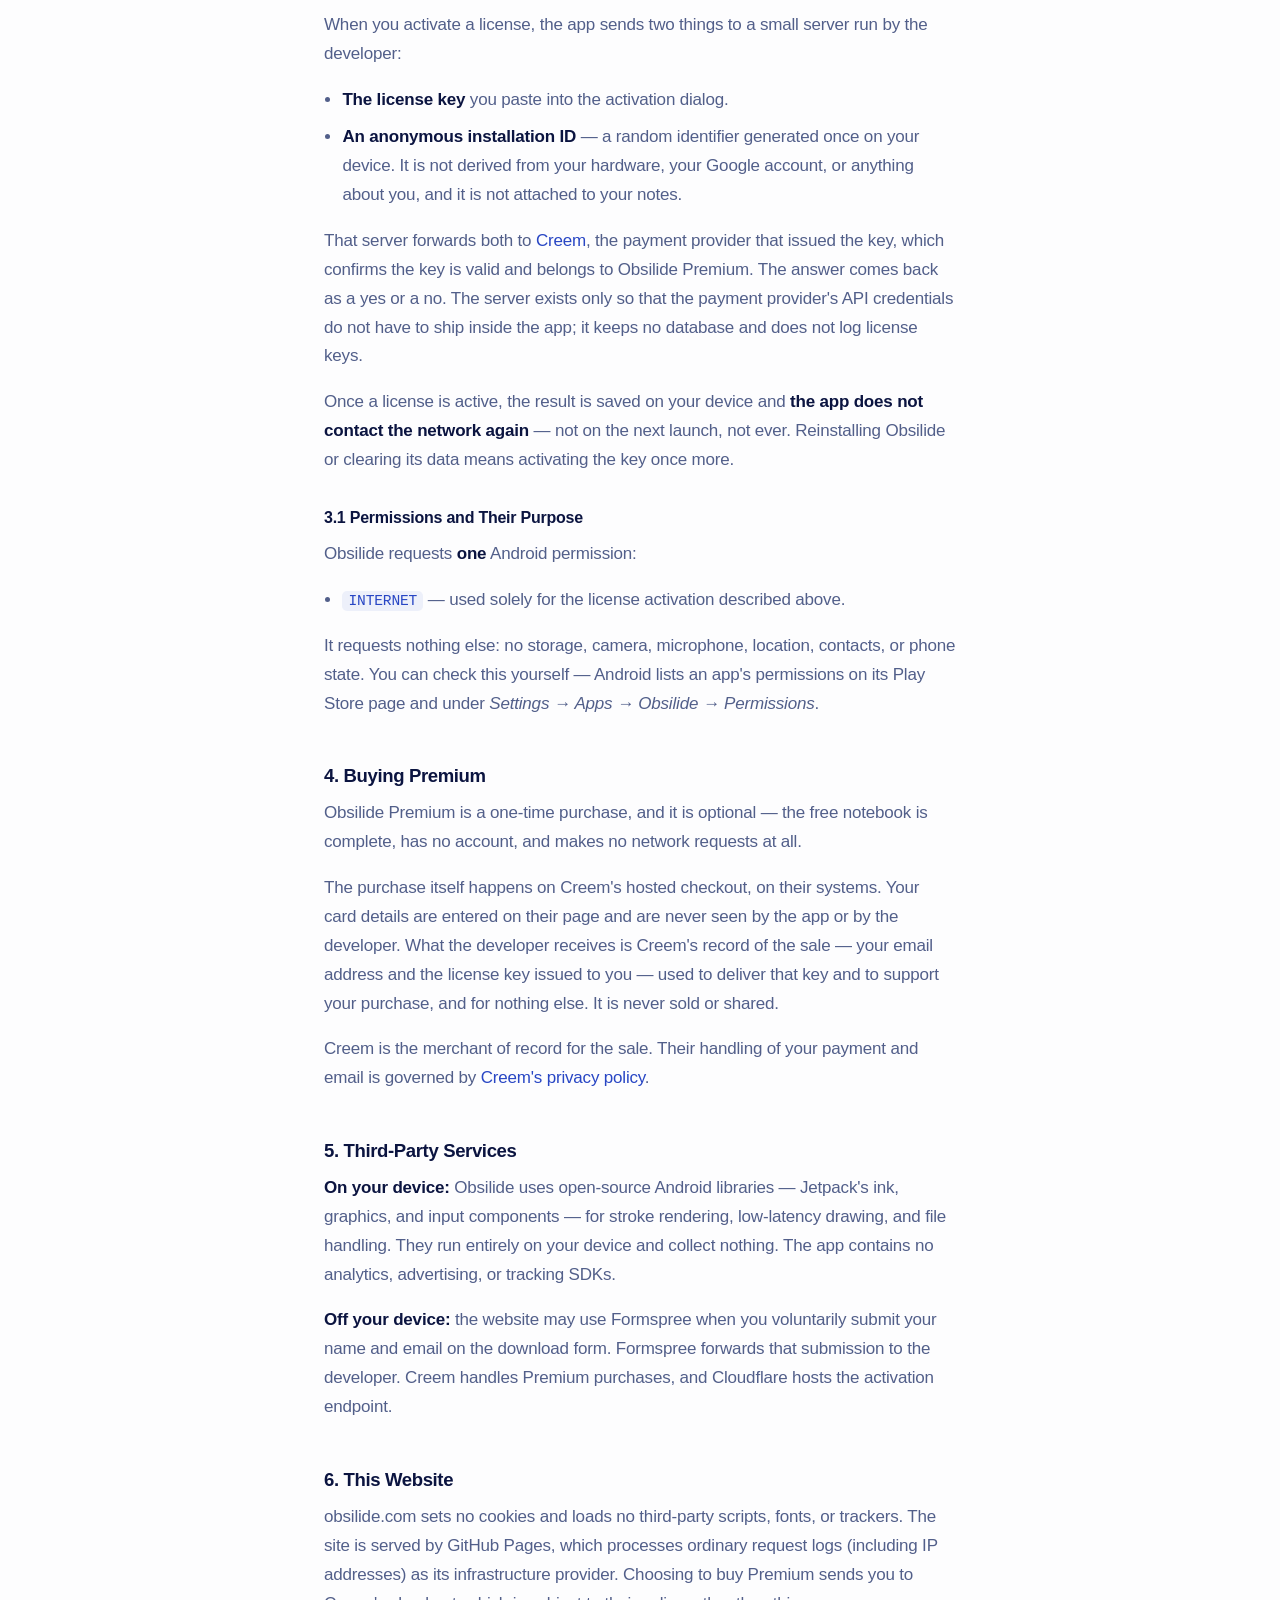
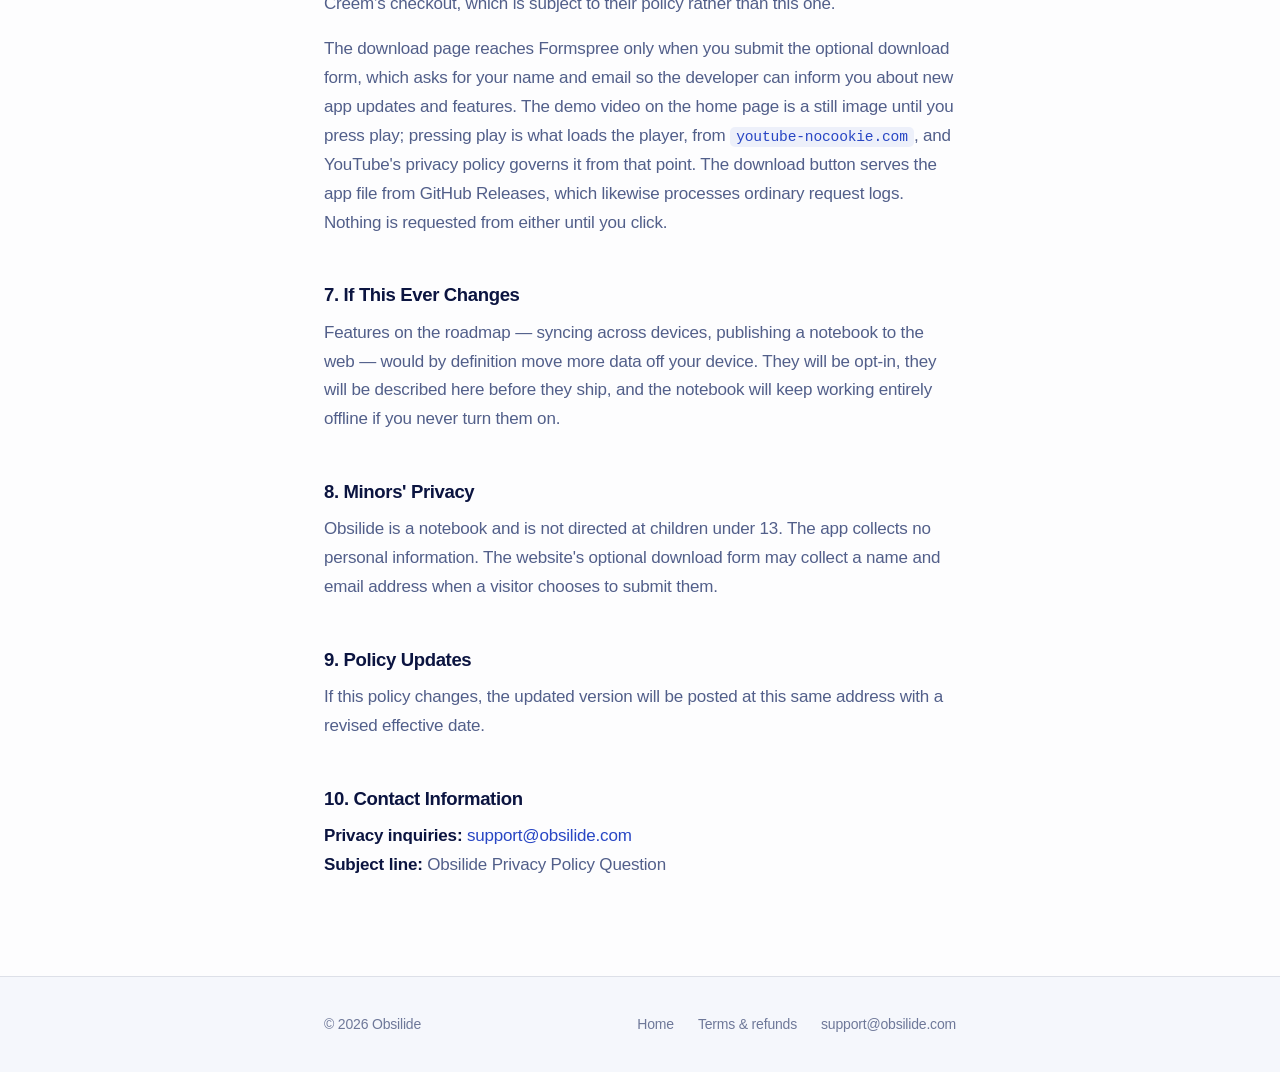
<file: privacy.html>
<!doctype html>
<html lang="en">
<head>
<meta charset="utf-8">
<meta name="viewport" content="width=device-width, initial-scale=1">
<title>Privacy Policy — Obsilide</title>
<!-- The policy moved to /privacy-policy/. This stub stays because the old URL is
     already published (Play Store listing, links out in the wild). GitHub Pages
     serves no server-side redirects, so it is done in the page. -->
<link rel="canonical" href="https://obsilide.com/privacy-policy/">
<meta http-equiv="refresh" content="0; url=privacy-policy/">
<meta name="robots" content="noindex,follow">
<link rel="icon" href="favicon.png" type="image/png">
<link rel="stylesheet" href="assets/page.css">
</head>
<body>
<main>
  <div class="wrap">
    <h1>Privacy Policy</h1>
    <p>This page moved to <a href="privacy-policy/">obsilide.com/privacy-policy</a>.</p>
  </div>
</main>
<script>location.replace("privacy-policy/");</script>
</body>
</html>
</file>
<file: assets/page.css>
/* Shared styles for the sub-pages (privacy-policy, thank-you).
   Tokens are the same set index.html defines inline — keep them in step if that
   file's palette moves. index.html stays self-contained on purpose; these pages
   are plain enough to share one sheet. */

:root{
  --paper:#fdfdfe;
  --paper-2:#f5f7fc;
  --paper-3:#edf1fa;
  --navy:#0b1440;
  --muted:#525f8a;
  --dim:#6e7899;
  --accent:#2846c4;
  --line:rgba(11,20,64,.10);
  --line-strong:rgba(11,20,64,.19);
  --shadow-sm:0 1px 2px rgba(11,20,64,.05),0 8px 24px -18px rgba(11,20,64,.35);
  --sans:"Inter",-apple-system,BlinkMacSystemFont,"Segoe UI",Roboto,"Helvetica Neue",Arial,sans-serif;
  --mono:ui-monospace,SFMono-Regular,"SF Mono",Menlo,Consolas,monospace;
}

*,*::before,*::after{box-sizing:border-box}
html{-webkit-text-size-adjust:100%}
body{
  margin:0;background:var(--paper);color:var(--navy);
  font-family:var(--sans);font-size:17px;line-height:1.7;
  font-weight:400;letter-spacing:-.011em;
  -webkit-font-smoothing:antialiased;-moz-osx-font-smoothing:grayscale;
}
img,svg{max-width:100%;height:auto;display:block}
a{color:var(--accent);text-decoration:none}
a:hover{color:var(--navy)}
::selection{background:rgba(40,70,196,.16)}
:focus-visible{outline:2px solid var(--accent);outline-offset:3px;border-radius:6px}
.sr{position:absolute;width:1px;height:1px;padding:0;margin:-1px;overflow:hidden;clip:rect(0 0 0 0);white-space:nowrap;border:0}

/* ---------- shell ---------- */
.wrap{width:100%;max-width:680px;margin:0 auto;padding:0 24px}
header{border-bottom:1px solid var(--line);background:var(--paper)}
.nav-in{display:flex;align-items:center;gap:1.5rem;height:66px}
.brand{font-weight:600;font-size:1.09rem;letter-spacing:-.03em;color:var(--navy)}
.brand:hover{color:var(--accent)}
.nav-in .back{margin-left:auto;color:var(--muted);font-size:.925rem}
.nav-in .back:hover{color:var(--navy)}
main{padding:clamp(3rem,9vh,5.5rem) 0 5rem}

/* ---------- type ---------- */
h1{font-size:clamp(2rem,5vw,2.7rem);font-weight:600;letter-spacing:-.035em;line-height:1.1;margin:0 0 .6rem}
h2{font-size:1.16rem;font-weight:600;letter-spacing:-.02em;line-height:1.35;margin:2.8rem 0 .7rem;color:var(--navy)}
h3{font-size:1rem;font-weight:600;letter-spacing:-.015em;margin:1.8rem 0 .6rem;color:var(--navy)}
p{margin:0 0 1.05rem;color:var(--muted)}
strong{color:var(--navy);font-weight:600}
ul{margin:0 0 1.05rem;padding-left:1.15rem;color:var(--muted)}
li{margin-bottom:.55rem}
.sub{color:var(--dim);font-size:.9rem;margin:0 0 2.6rem}
.lede{color:var(--muted);font-size:clamp(1.03rem,1.7vw,1.2rem);line-height:1.62;margin:0 0 1.6rem}
code{font-family:var(--mono);font-size:.86em;color:var(--accent);
  background:rgba(40,70,196,.07);padding:.12em .42em;border-radius:5px}
.eyebrow{font-size:.735rem;font-weight:600;letter-spacing:.16em;text-transform:uppercase;
  color:var(--accent);margin:0 0 1.15rem}

/* ---------- callout ---------- */
.callout{border:1px solid rgba(40,70,196,.26);background:rgba(40,70,196,.05);
  border-radius:12px;padding:1.3rem 1.4rem;margin:0 0 2rem}
.callout p{margin:0;color:var(--navy)}
.callout p + p{margin-top:.8rem}

/* ---------- buttons ---------- */
.btn{
  display:inline-flex;align-items:center;gap:.5rem;
  font:inherit;font-size:.94rem;font-weight:550;letter-spacing:-.012em;
  padding:.72rem 1.15rem;border-radius:10px;border:1px solid transparent;
  cursor:pointer;white-space:nowrap;
  transition:transform .16s ease,background .2s ease,border-color .2s ease,box-shadow .2s ease,color .2s ease;
}
.btn:active{transform:translateY(1px)}
.btn-primary{background:var(--navy);color:#fff;
  box-shadow:0 1px 0 rgba(255,255,255,.14) inset,0 12px 26px -14px rgba(11,20,64,.75)}
.btn-primary:hover{background:var(--accent);color:#fff;
  box-shadow:0 1px 0 rgba(255,255,255,.18) inset,0 16px 34px -14px rgba(40,70,196,.7)}
.btn-ghost{background:#fff;border-color:var(--line-strong);color:var(--navy);box-shadow:var(--shadow-sm)}
.btn-ghost:hover{border-color:rgba(11,20,64,.34);background:var(--paper-2);color:var(--navy)}
.btn .arw{transition:transform .2s ease}
.btn:hover .arw{transform:translateX(3px)}
.btn-row{display:flex;flex-wrap:wrap;gap:.7rem;margin:2rem 0 0}

/* ---------- footer ---------- */
footer{border-top:1px solid var(--line);padding:2.2rem 0;color:var(--dim);font-size:.875rem;background:var(--paper-2)}
.foot{display:flex;flex-wrap:wrap;gap:1rem 1.8rem;align-items:center}
.foot nav{margin-left:auto;display:flex;gap:1.5rem;flex-wrap:wrap}
footer a{color:var(--dim)}
footer a:hover{color:var(--navy)}
</file>
